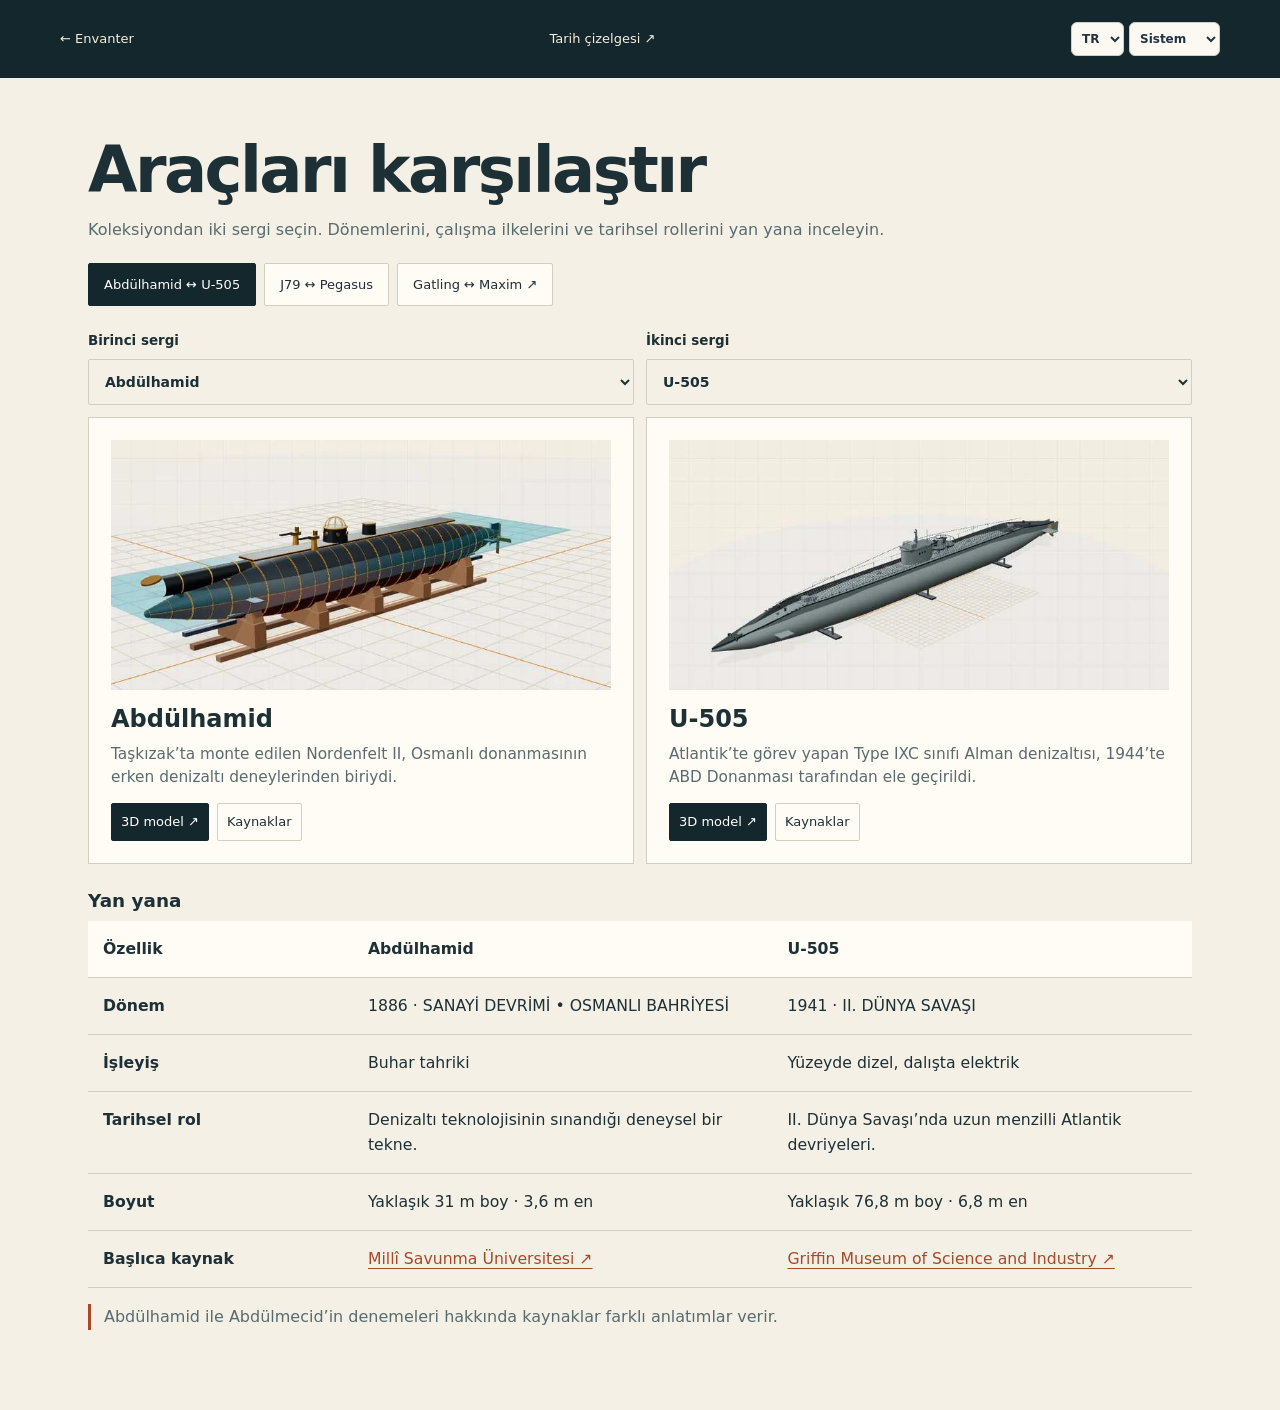
<file: karsilastir.html>
<!doctype html>
<html lang="tr">
<head>
  <meta charset="utf-8">
  <meta name="viewport" content="width=device-width, initial-scale=1">
  <title>Araç Karşılaştırma — Savaş Makineleri</title>
  <meta name="description" content="Müze envanterinden iki sergiyi dönem, çalışma ilkesi ve tarihsel rol açısından karşılaştırın.">
  <script src="js/museum-preferences.js"></script>
  <link rel="stylesheet" href="css/museum-explore.css">
  <link rel="stylesheet" href="css/museum-links.css">
  <link rel="stylesheet" href="css/museum-preferences.css">
  <link rel="stylesheet" href="css/museum-compare.css">
</head>
<body>
  <nav class="museum-nav compare-nav" aria-label="Müze gezinmesi">
    <a href="index.html" data-copy="home">← Envanter</a>
    <a href="tarih.html" data-copy="timeline">Tarih çizelgesi ↗</a>
  </nav>
  <main class="explore compare">
    <header class="compare-header">
      <h1 data-copy="title">Araçları karşılaştır</h1>
      <p data-copy="intro">Koleksiyondan iki sergi seçin. Dönemlerini, çalışma ilkelerini ve tarihsel rollerini yan yana inceleyin.</p>
    </header>
    <nav class="compare-pairs" aria-label="Önerilen karşılaştırmalar" id="compare-pairs">
      <a class="action" data-pair="abdulhamid,u505" href="?left=abdulhamid&amp;right=u505">Abdülhamid ↔ U-505</a>
      <a class="action" data-pair="j79,harrier" href="?left=j79&amp;right=harrier">J79 ↔ Pegasus</a>
      <a class="action" href="maxim-gatling.html">Gatling ↔ Maxim ↗</a>
    </nav>
    <section aria-labelledby="compare-heading">
      <h2 class="compare-visually-hidden" id="compare-heading" data-copy="selection">Sergi seçimi</h2>
      <div class="compare-grid">
        <label for="compare-left"><span data-copy="left">Birinci sergi</span><select id="compare-left"></select></label>
        <label for="compare-right"><span data-copy="right">İkinci sergi</span><select id="compare-right"></select></label>
        <article class="compare-card" id="compare-left-card"></article>
        <article class="compare-card" id="compare-right-card"></article>
      </div>
      <p class="compare-visually-hidden" id="compare-status" role="status"></p>
      <table class="compare-table" id="compare-table"></table>
      <p class="compare-note" id="compare-note" hidden></p>
    </section>
    <noscript>Karşılaştırma ekranı JavaScript gerektirir. <a href="index.html">Envantere dön</a>.</noscript>
  </main>
  <script src="js/catalog.js"></script>
  <script src="js/catalog-source-en.js"></script>
  <script src="js/catalog-en.js"></script>
  <script src="js/museum-links.js"></script>
  <script src="js/museum-compare.js"></script>
</body>
</html>
</file>
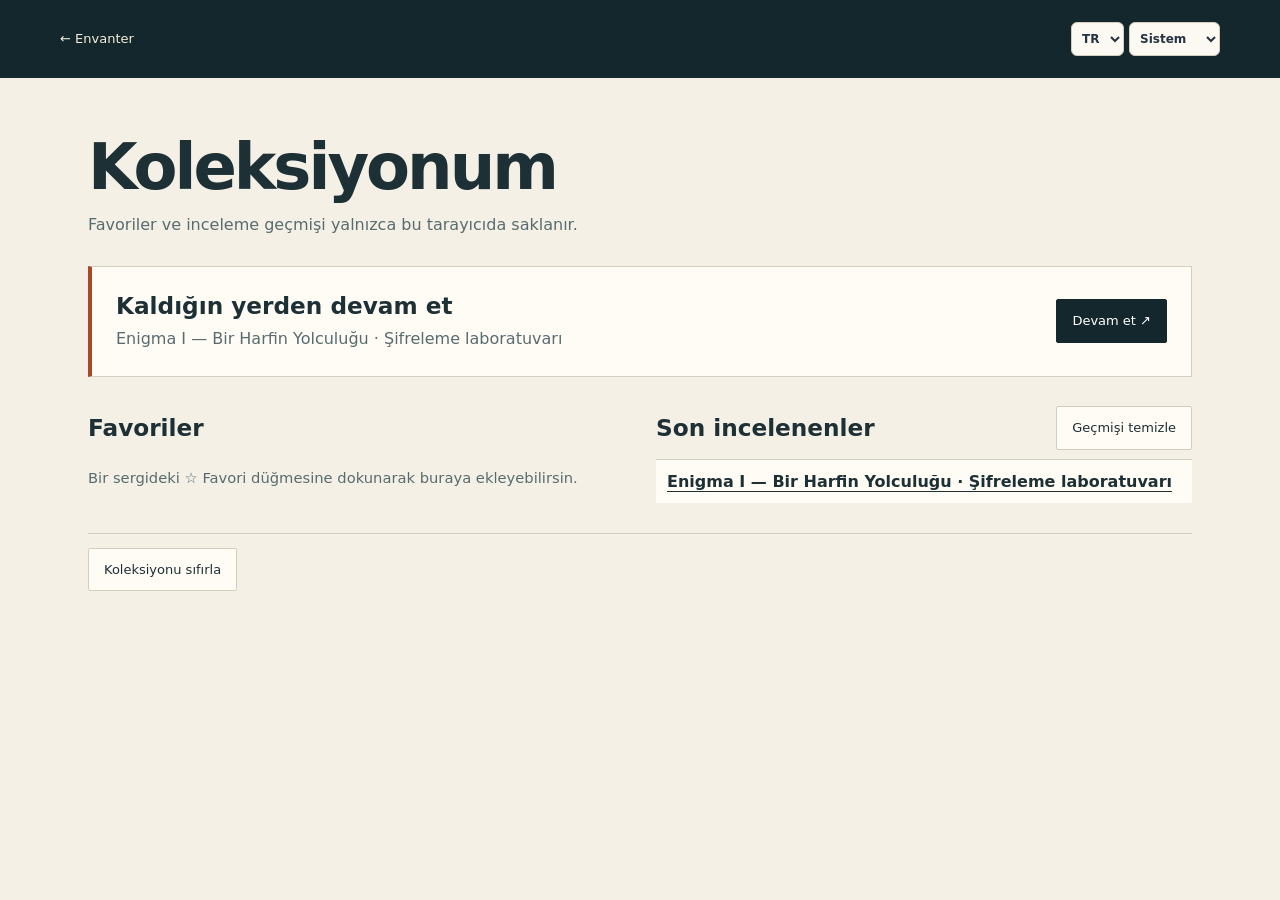
<file: koleksiyonum.html>
<!doctype html>
<html lang="tr">
<head>
  <meta charset="utf-8">
  <meta name="viewport" content="width=device-width, initial-scale=1">
  <meta name="description" content="Favori sergilerinizi, son incelenen araçları ve kaldığınız yeri görün.">
  <title>Koleksiyonum — Savaş Makineleri</title>
  <script src="js/museum-preferences.js"></script>
  <link rel="stylesheet" href="css/museum-explore.css">
  <link rel="stylesheet" href="css/museum-preferences.css">
  <link rel="stylesheet" href="css/museum-collection.css">
</head>
<body>
  <nav class="museum-nav collection-nav" aria-label="Müze gezinmesi">
    <a href="index.html#timeline" data-collection-text="back">← Envanter</a>
  </nav>
  <main class="explore personal-collection">
    <header>
      <h1 data-collection-text="title">Koleksiyonum</h1>
      <p data-collection-text="privacy">Favoriler ve inceleme geçmişi yalnızca bu tarayıcıda saklanır.</p>
      <p id="collection-storage" role="status" hidden></p>
    </header>
    <section class="collection-resume" aria-labelledby="resume-title">
      <div>
        <h2 id="resume-title" data-collection-text="resume">Kaldığın yerden devam et</h2>
        <p id="resume-detail"></p>
      </div>
      <a class="action primary" id="resume-exhibit" aria-describedby="resume-detail" hidden data-collection-text="open">Devam et ↗</a>
    </section>
    <div class="collection-columns">
      <section aria-labelledby="favorites-title">
        <div class="collection-heading"><h2 tabindex="-1" id="favorites-title" data-collection-text="favorites">Favoriler</h2></div>
        <p class="collection-empty" id="favorites-empty" data-collection-text="noFavorites">Bir sergideki ☆ Favori düğmesine dokunarak buraya ekleyebilirsin.</p>
        <ul class="collection-list" id="favorites-list"></ul>
      </section>
      <section aria-labelledby="recent-title">
        <div class="collection-heading">
          <h2 id="recent-title" tabindex="-1" data-collection-text="recent">Son incelenenler</h2>
          <button type="button" id="clear-history" data-collection-text="clear" hidden>Geçmişi temizle</button>
        </div>
        <p class="collection-empty" id="recent-empty" data-collection-text="noRecent">Açtığın sergiler burada görünür.</p>
        <ul class="collection-list" id="recent-list"></ul>
      </section>
    </div>
    <footer class="collection-controls">
      <button type="button" id="reset-collection" data-collection-text="reset" hidden>Koleksiyonu sıfırla</button>
      <p role="status" id="collection-status"></p>
    </footer>
    <noscript>Kişisel koleksiyon JavaScript gerektirir.</noscript>
  </main>
  <dialog class="collection-dialog" id="collection-confirm" aria-labelledby="collection-confirm-title">
    <form method="dialog">
      <h2 id="collection-confirm-title"></h2>
      <p id="collection-confirm-detail"></p>
      <div class="actions">
        <button value="cancel" autofocus data-collection-text="cancel">Vazgeç</button>
        <button value="confirm" data-collection-text="confirm">Temizle</button>
      </div>
    </form>
  </dialog>
  <script src="js/catalog.js"></script>
  <script src="js/catalog-source-en.js"></script>
  <script src="js/catalog-en.js"></script>
  <script src="js/museum-collection.js"></script>
  <script src="js/museum-collection-page.js"></script>
</body>
</html>
</file>
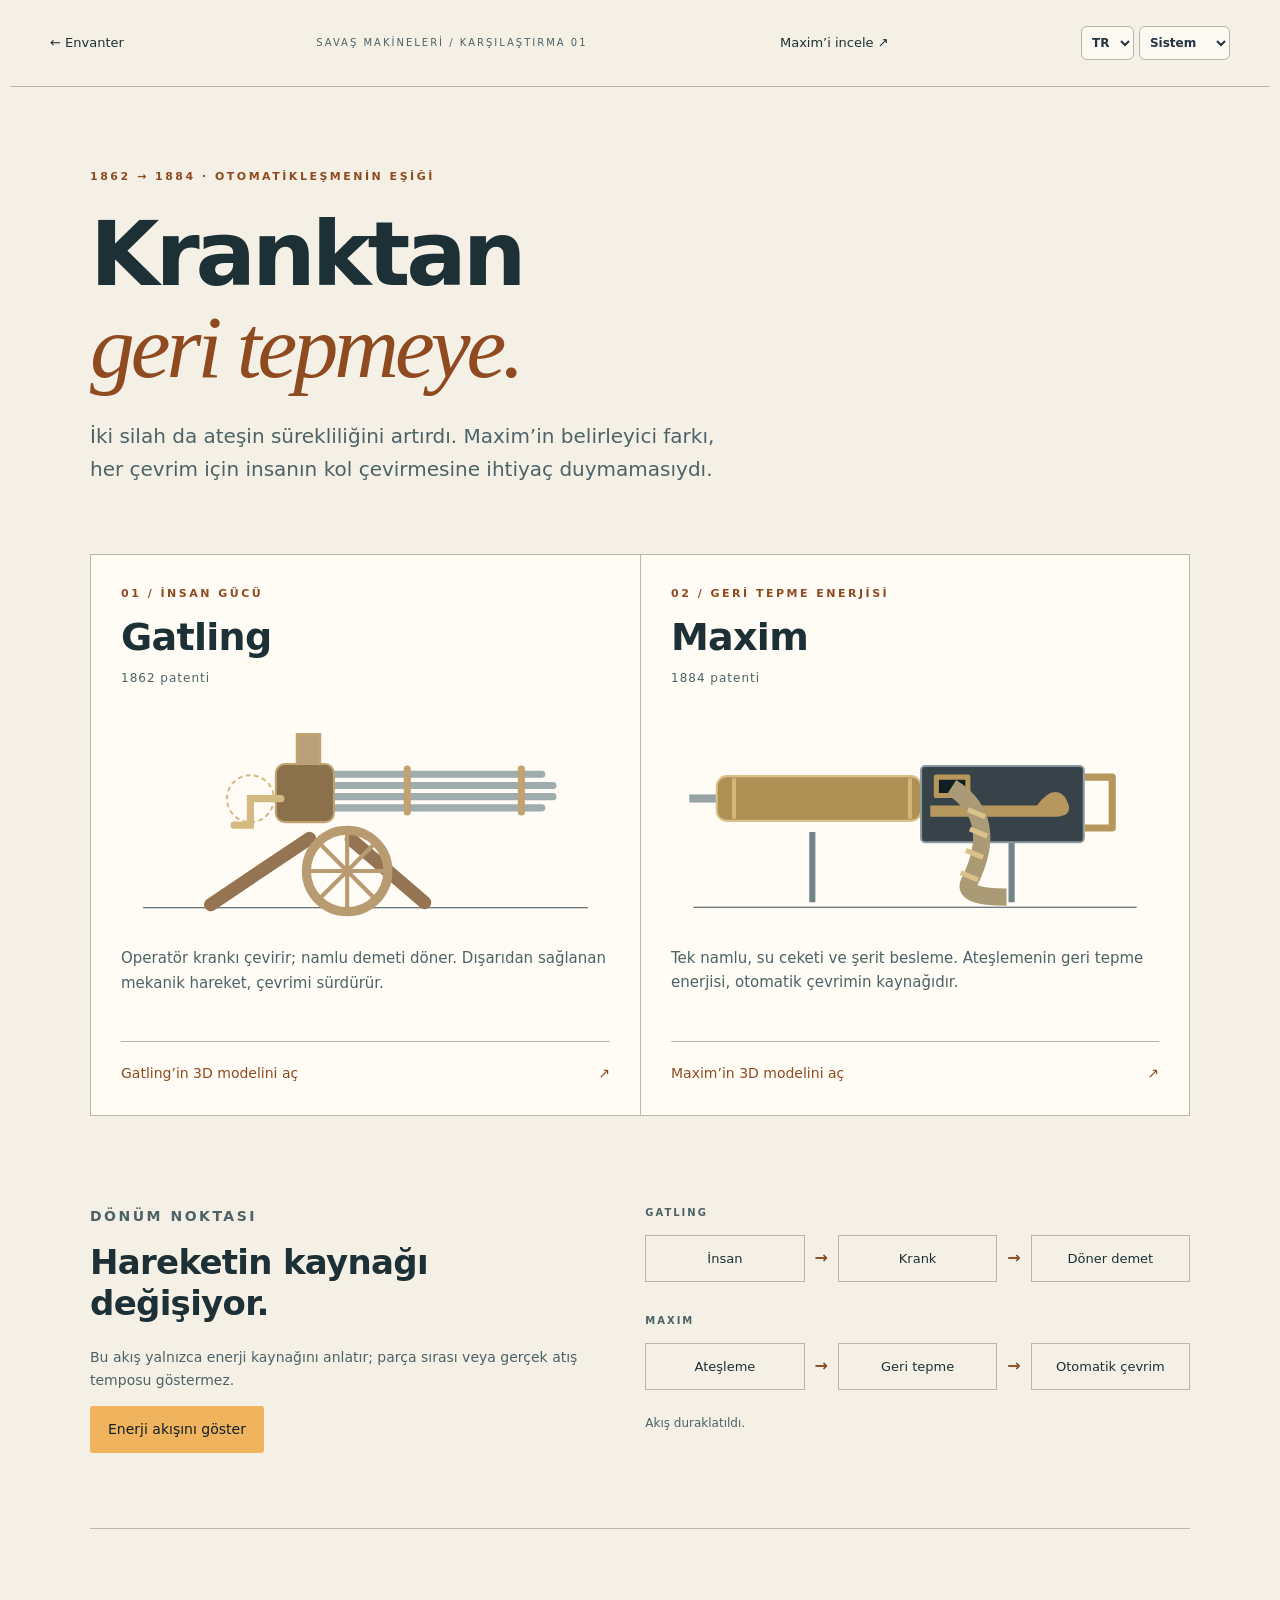
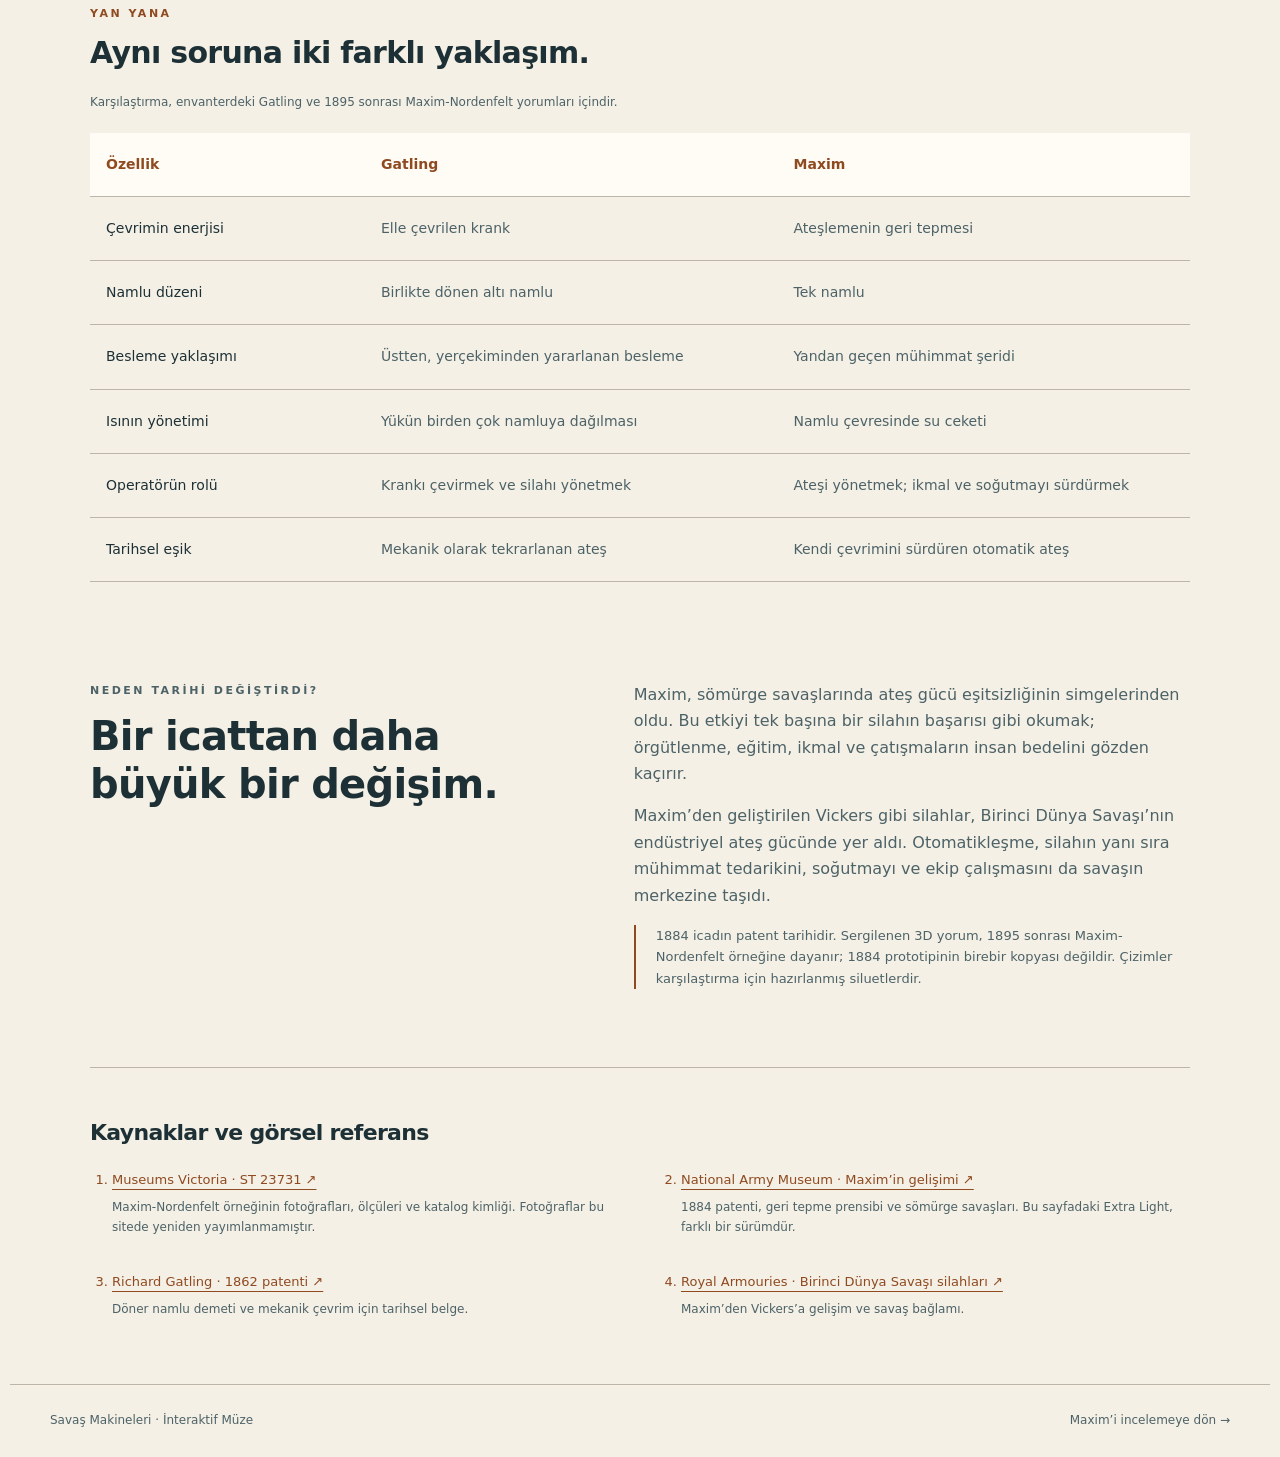
<file: maxim-gatling.html>
<!doctype html>
<html lang="tr">
<head><meta charset="utf-8"><meta name="viewport" content="width=device-width,initial-scale=1"><meta name="description" content="Gatling ve Maxim: el krankından geri tepme enerjisine, çoklu namludan otomatik çevrime geçiş."><title>Gatling → Maxim | Savaş Makineleri</title><link rel="stylesheet" href="css/maxim-gatling.css"><script src="js/museum-preferences.js"></script>
  <link rel="stylesheet" href="css/museum-preferences.css">
</head>
<body>
<nav class="comparison-nav" aria-label="Müze gezinmesi"><a href="index.html">← Envanter</a><span>SAVAŞ MAKİNELERİ / KARŞILAŞTIRMA 01</span><a href="simulator.html?vehicle=maxim">Maxim’i incele ↗</a></nav>
<main>
<header><p class="eyebrow">1862 → 1884 · OTOMATİKLEŞMENİN EŞİĞİ</p><h1>Kranktan<br><em>geri tepmeye.</em></h1><p class="intro">İki silah da ateşin sürekliliğini artırdı. Maxim’in belirleyici farkı, her çevrim için insanın kol çevirmesine ihtiyaç duymamasıydı.</p></header>
<section class="pair" aria-label="İki yaklaşım">
<article class="weapon gatling"><div class="number">01 / İNSAN GÜCÜ</div><h2>Gatling <small>1862 patenti</small></h2><svg viewBox="0 0 480 220" role="img" aria-label="El krankı, çoklu namlu ve tekerlekli taşıyıcısıyla Gatling silueti"><g fill="none" stroke-linecap="round"><path d="M22 197H458" stroke="#3c4b51"/><path d="M185 129L88 194M226 130L298 192" stroke="#947452" stroke-width="13"/><circle cx="222" cy="161" r="40" stroke="#b89b70" stroke-width="9"/><path d="M182 161H262M222 121V201M193 132L251 190M193 190L251 132" stroke="#b89b70" stroke-width="4"/><path d="M204 66H413M204 77H424M204 88H424M204 99H413" stroke="#9facad" stroke-width="7"/><path d="M281 61V103M393 61V103" stroke="#c1a371" stroke-width="7"/><rect x="152" y="56" width="57" height="57" rx="9" fill="#8b704c" stroke="#c1a371" stroke-width="2"/><path d="M173 56V27H195V56" fill="#b7a07a" stroke="#c1a371" stroke-width="3"/><path d="M157 90H127V116H111" stroke="#d4b981" stroke-width="7"/><circle cx="127" cy="90" r="23" stroke="#d4b981" stroke-width="2" stroke-dasharray="3 5"/></g></svg><p>Operatör krankı çevirir; namlu demeti döner. Dışarıdan sağlanan mekanik hareket, çevrimi sürdürür.</p><a href="simulator.html?vehicle=gatling">Gatling’in 3D modelini aç <span>↗</span></a></article>
<article class="weapon maxim"><div class="number">02 / GERİ TEPME ENERJİSİ</div><h2>Maxim <small>1884 patenti</small></h2><svg viewBox="0 0 480 220" role="img" aria-label="Pirinç su ceketi, tek namlusu ve mühimmat şeridiyle Maxim silueti"><g stroke-linejoin="round"><path d="M22 197H458" stroke="#3c4b51"/><path d="M139 192V123M335 192V130" stroke="#718487" stroke-width="6"/><path d="M18 90H47" stroke="#96a2a5" stroke-width="8"/><rect x="45" y="68" width="201" height="44" rx="10" fill="#ae8f54" stroke="#dac08a" stroke-width="2"/><path d="M62 70V110M235 70V110" stroke="#d6b578" stroke-width="4"/><rect x="246" y="58" width="160" height="75" rx="4" fill="#374348" stroke="#8a999b" stroke-width="2"/><path d="M255 108H376Q400 108 387 88Q375 76 360 97H255Z" fill="#b6975e"/><path d="M407 69H434V119H407" fill="none" stroke="#b6975e" stroke-width="7"/><rect x="261" y="69" width="31" height="18" fill="#101e23" stroke="#b6975e" stroke-width="5"/><path d="M276 79Q325 110 293 173Q287 187 330 187" fill="none" stroke="#aa9b76" stroke-width="17"/><path d="M292 101L309 108M294 120L311 127M290 141L307 148M285 163L302 170" stroke="#dbc28a" stroke-width="5"/></g></svg><p>Tek namlu, su ceketi ve şerit besleme. Ateşlemenin geri tepme enerjisi, otomatik çevrimin kaynağıdır.</p><a href="simulator.html?vehicle=maxim">Maxim’in 3D modelini aç <span>↗</span></a></article>
</section>
<section class="energy" aria-labelledby="energy-title"><div><p class="eyebrow">DÖNÜM NOKTASI</p><h2 id="energy-title">Hareketin kaynağı değişiyor.</h2><p>Bu akış yalnızca enerji kaynağını anlatır; parça sırası veya gerçek atış temposu göstermez.</p><button id="flow-toggle" type="button" aria-pressed="false">Enerji akışını göster</button></div><div class="flows"><div class="flow"><strong>GATLING</strong><div><span>İnsan</span><b aria-hidden="true">→</b><span>Krank</span><b aria-hidden="true">→</b><span>Döner demet</span></div></div><div class="flow"><strong>MAXIM</strong><div><span>Ateşleme</span><b aria-hidden="true">→</b><span>Geri tepme</span><b aria-hidden="true">→</b><span>Otomatik çevrim</span></div></div><p id="flow-status" role="status">Akış duraklatıldı.</p></div></section>
<section class="comparison" aria-labelledby="comparison-title"><p class="eyebrow">YAN YANA</p><h2 id="comparison-title">Aynı soruna iki farklı yaklaşım.</h2><div class="table-wrap"><table><caption>Karşılaştırma, envanterdeki Gatling ve 1895 sonrası Maxim-Nordenfelt yorumları içindir.</caption><thead><tr><th scope="col">Özellik</th><th scope="col">Gatling</th><th scope="col">Maxim</th></tr></thead><tbody><tr><th scope="row">Çevrimin enerjisi</th><td>Elle çevrilen krank</td><td>Ateşlemenin geri tepmesi</td></tr><tr><th scope="row">Namlu düzeni</th><td>Birlikte dönen altı namlu</td><td>Tek namlu</td></tr><tr><th scope="row">Besleme yaklaşımı</th><td>Üstten, yerçekiminden yararlanan besleme</td><td>Yandan geçen mühimmat şeridi</td></tr><tr><th scope="row">Isının yönetimi</th><td>Yükün birden çok namluya dağılması</td><td>Namlu çevresinde su ceketi</td></tr><tr><th scope="row">Operatörün rolü</th><td>Krankı çevirmek ve silahı yönetmek</td><td>Ateşi yönetmek; ikmal ve soğutmayı sürdürmek</td></tr><tr><th scope="row">Tarihsel eşik</th><td>Mekanik olarak tekrarlanan ateş</td><td>Kendi çevrimini sürdüren otomatik ateş</td></tr></tbody></table></div></section>
<section class="context"><div><p class="eyebrow">NEDEN TARİHİ DEĞİŞTİRDİ?</p><h2>Bir icattan daha büyük bir değişim.</h2></div><div><p>Maxim, sömürge savaşlarında ateş gücü eşitsizliğinin simgelerinden oldu. Bu etkiyi tek başına bir silahın başarısı gibi okumak; örgütlenme, eğitim, ikmal ve çatışmaların insan bedelini gözden kaçırır.</p><p>Maxim’den geliştirilen Vickers gibi silahlar, Birinci Dünya Savaşı’nın endüstriyel ateş gücünde yer aldı. Otomatikleşme, silahın yanı sıra mühimmat tedarikini, soğutmayı ve ekip çalışmasını da savaşın merkezine taşıdı.</p><p class="note">1884 icadın patent tarihidir. Sergilenen 3D yorum, 1895 sonrası Maxim-Nordenfelt örneğine dayanır; 1884 prototipinin birebir kopyası değildir. Çizimler karşılaştırma için hazırlanmış siluetlerdir.</p></div></section>
<section class="sources"><h2>Kaynaklar ve görsel referans</h2><ol><li><a href="https://collections.museumsvictoria.com.au/items/406622" target="_blank" rel="noopener noreferrer">Museums Victoria · ST 23731 ↗</a><p>Maxim-Nordenfelt örneğinin fotoğrafları, ölçüleri ve katalog kimliği. Fotoğraflar bu sitede yeniden yayımlanmamıştır.</p></li><li><a href="https://collection.nam.ac.uk/detail.php?acc=1974-07-41-1" target="_blank" rel="noopener noreferrer">National Army Museum · Maxim’in gelişimi ↗</a><p>1884 patenti, geri tepme prensibi ve sömürge savaşları. Bu sayfadaki Extra Light, farklı bir sürümdür.</p></li><li><a href="https://patents.google.com/patent/US36836A/en" target="_blank" rel="noopener noreferrer">Richard Gatling · 1862 patenti ↗</a><p>Döner namlu demeti ve mekanik çevrim için tarihsel belge.</p></li><li><a href="https://royalarmouries.org/objects-and-stories/stories/arms-of-the-first-world-war" target="_blank" rel="noopener noreferrer">Royal Armouries · Birinci Dünya Savaşı silahları ↗</a><p>Maxim’den Vickers’a gelişim ve savaş bağlamı.</p></li></ol></section>
</main><footer><a href="index.html">Savaş Makineleri · İnteraktif Müze</a><a href="simulator.html?vehicle=maxim">Maxim’i incelemeye dön →</a></footer><script src="js/maxim-gatling.js"></script>
<script src="js/museum-page-en.js"></script>
</body></html>
</file>
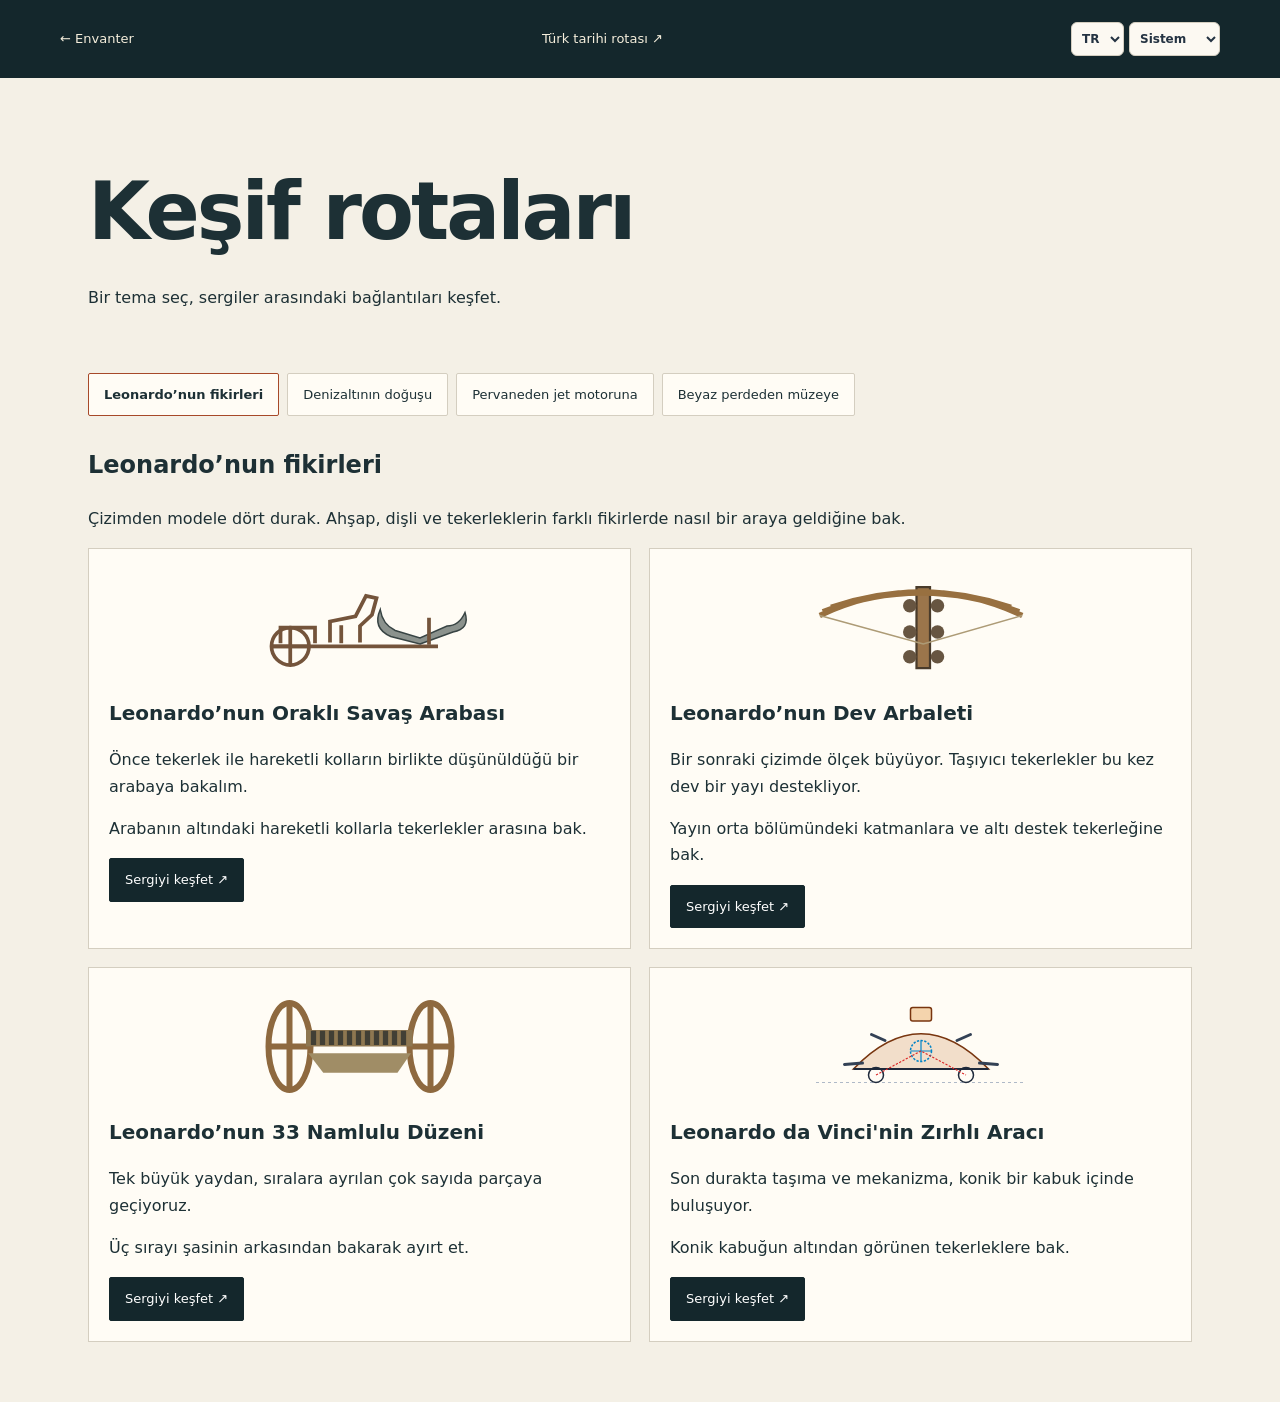
<file: rotalar.html>
<!doctype html>
<html lang="tr">
<head>
  <meta charset="utf-8">
  <meta name="viewport" content="width=device-width,initial-scale=1">
  <title>Keşif Rotaları — Savaş Makineleri</title>
  <script src="js/museum-preferences.js"></script>
  <link rel="stylesheet" href="css/museum-explore.css">
  <link rel="stylesheet" href="css/museum-preferences.css">
  <link rel="stylesheet" href="css/museum-trails.css">
</head>
<body>
  <nav class="museum-nav"><a href="index.html">← Envanter</a><a href="turk-tarihi.html">Türk tarihi rotası ↗</a></nav>
  <main class="explore">
    <header class="explore-hero"><h1 id="trails-title">Keşif rotaları</h1><p id="trails-intro">Bir tema seç, sergiler arasındaki bağlantıları keşfet.</p></header>
    <nav class="actions" id="trail-options" aria-label="Rota seçimi"></nav>
    <section class="trail-content" id="trail-content" aria-live="polite"></section>
  </main>
  <script src="js/catalog.js"></script>
  <script src="js/catalog-source-en.js"></script>
  <script src="js/catalog-en.js"></script>
  <script src="js/museum-view-copy.js"></script>
  <script src="js/museum-trails-data.js"></script>
  <script src="js/museum-trails.js"></script>
</body>
</html>
</file>
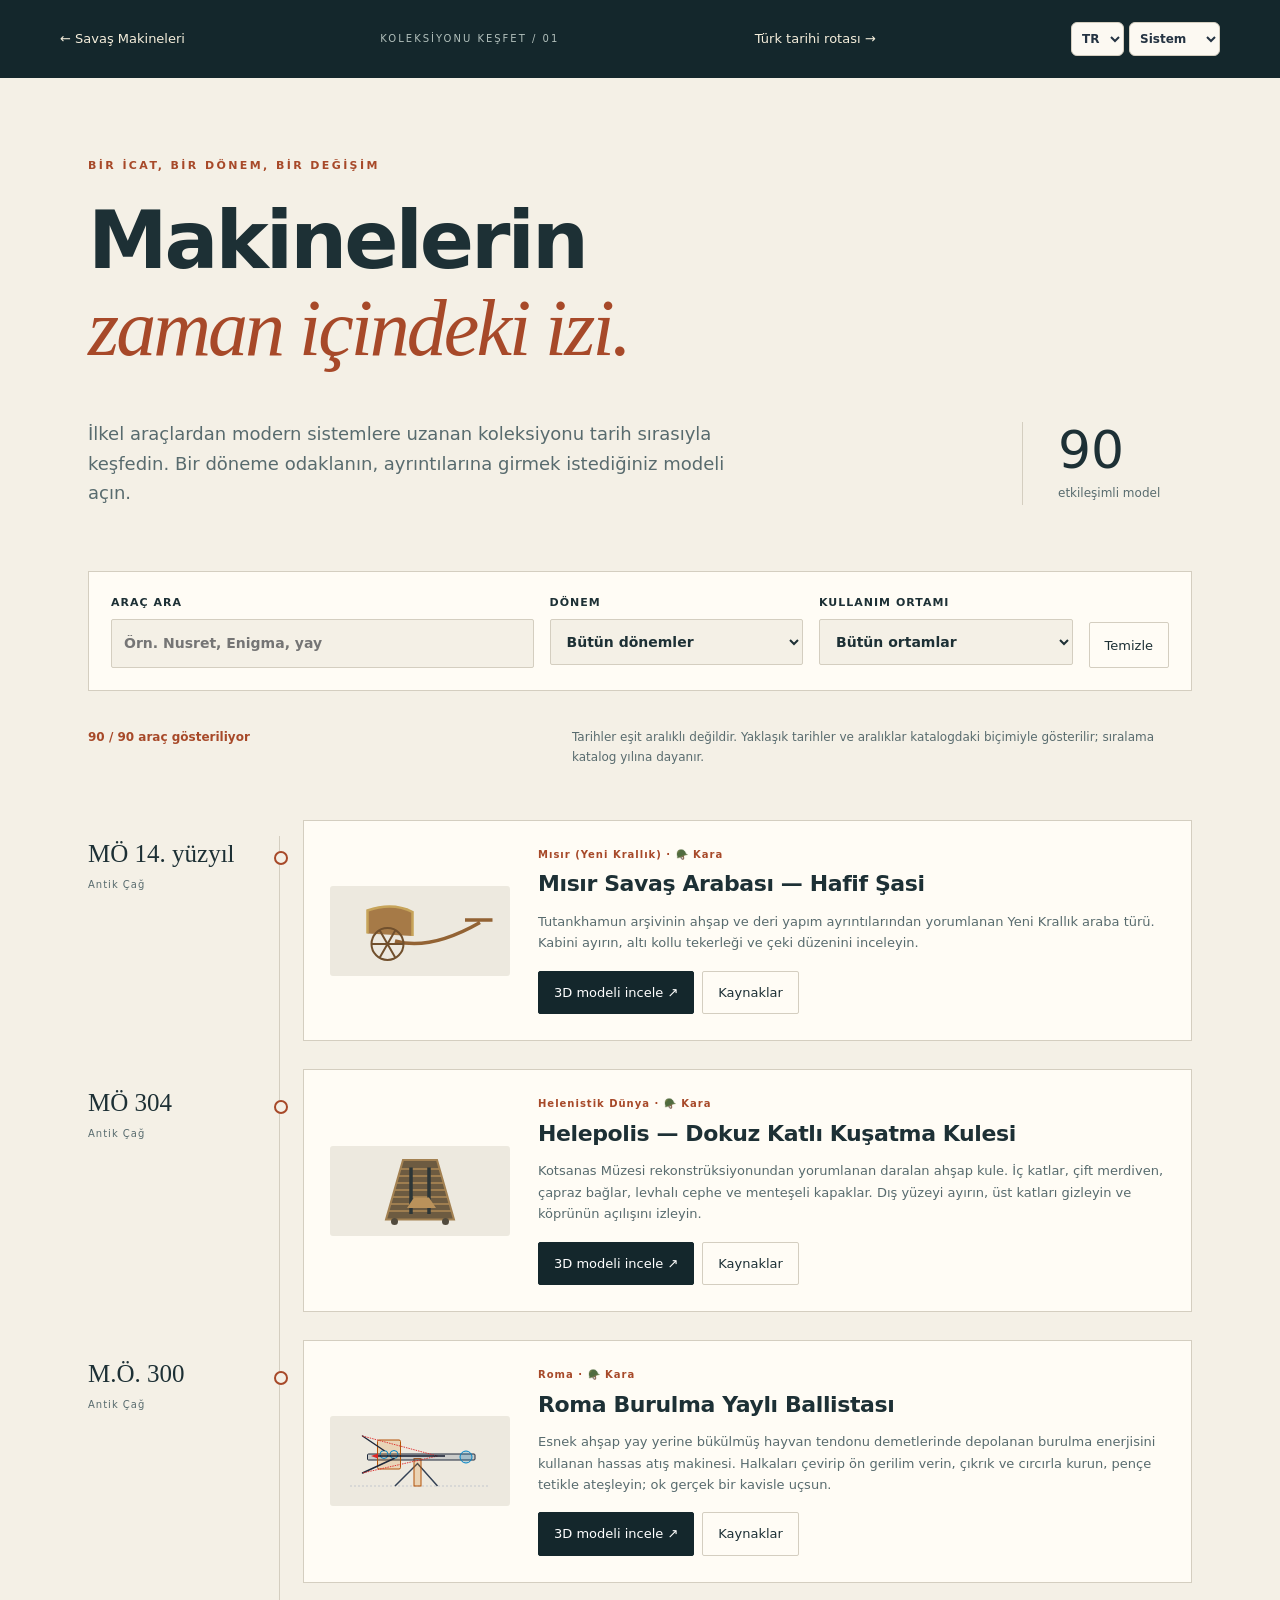
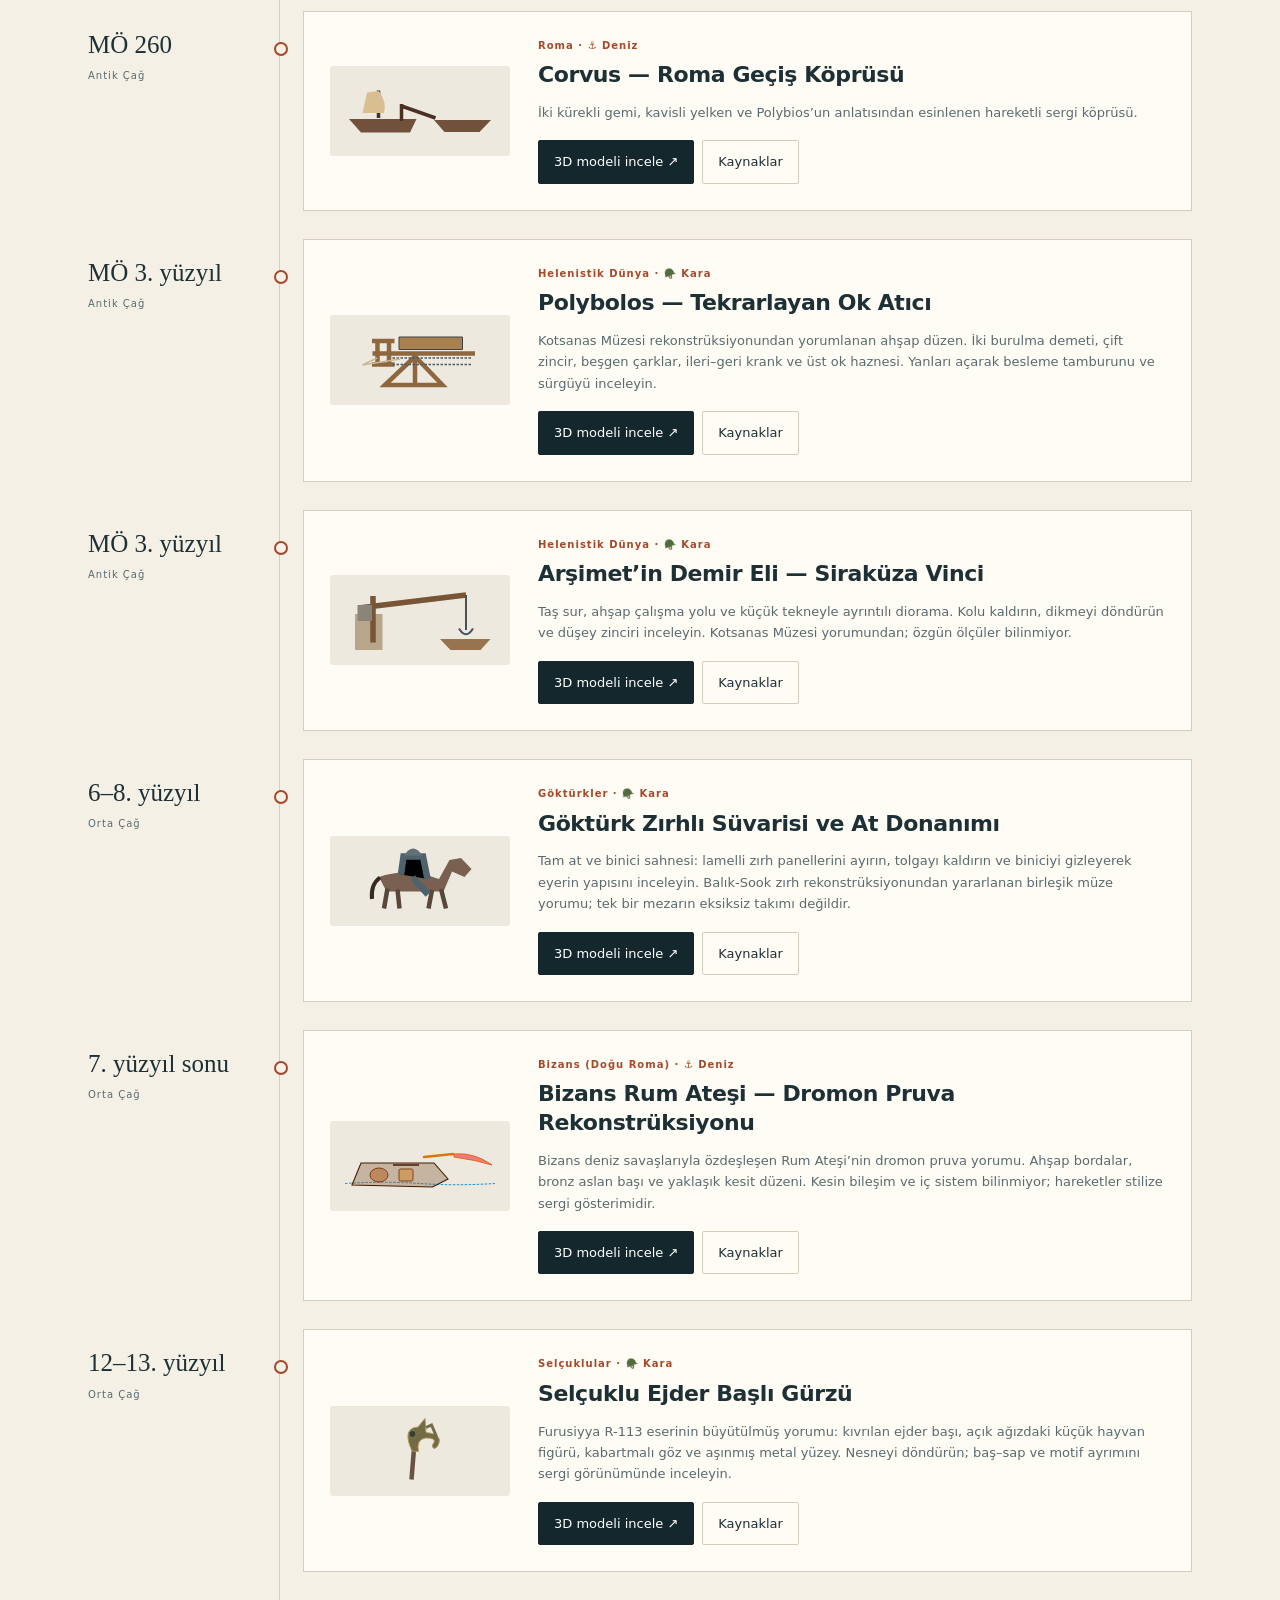
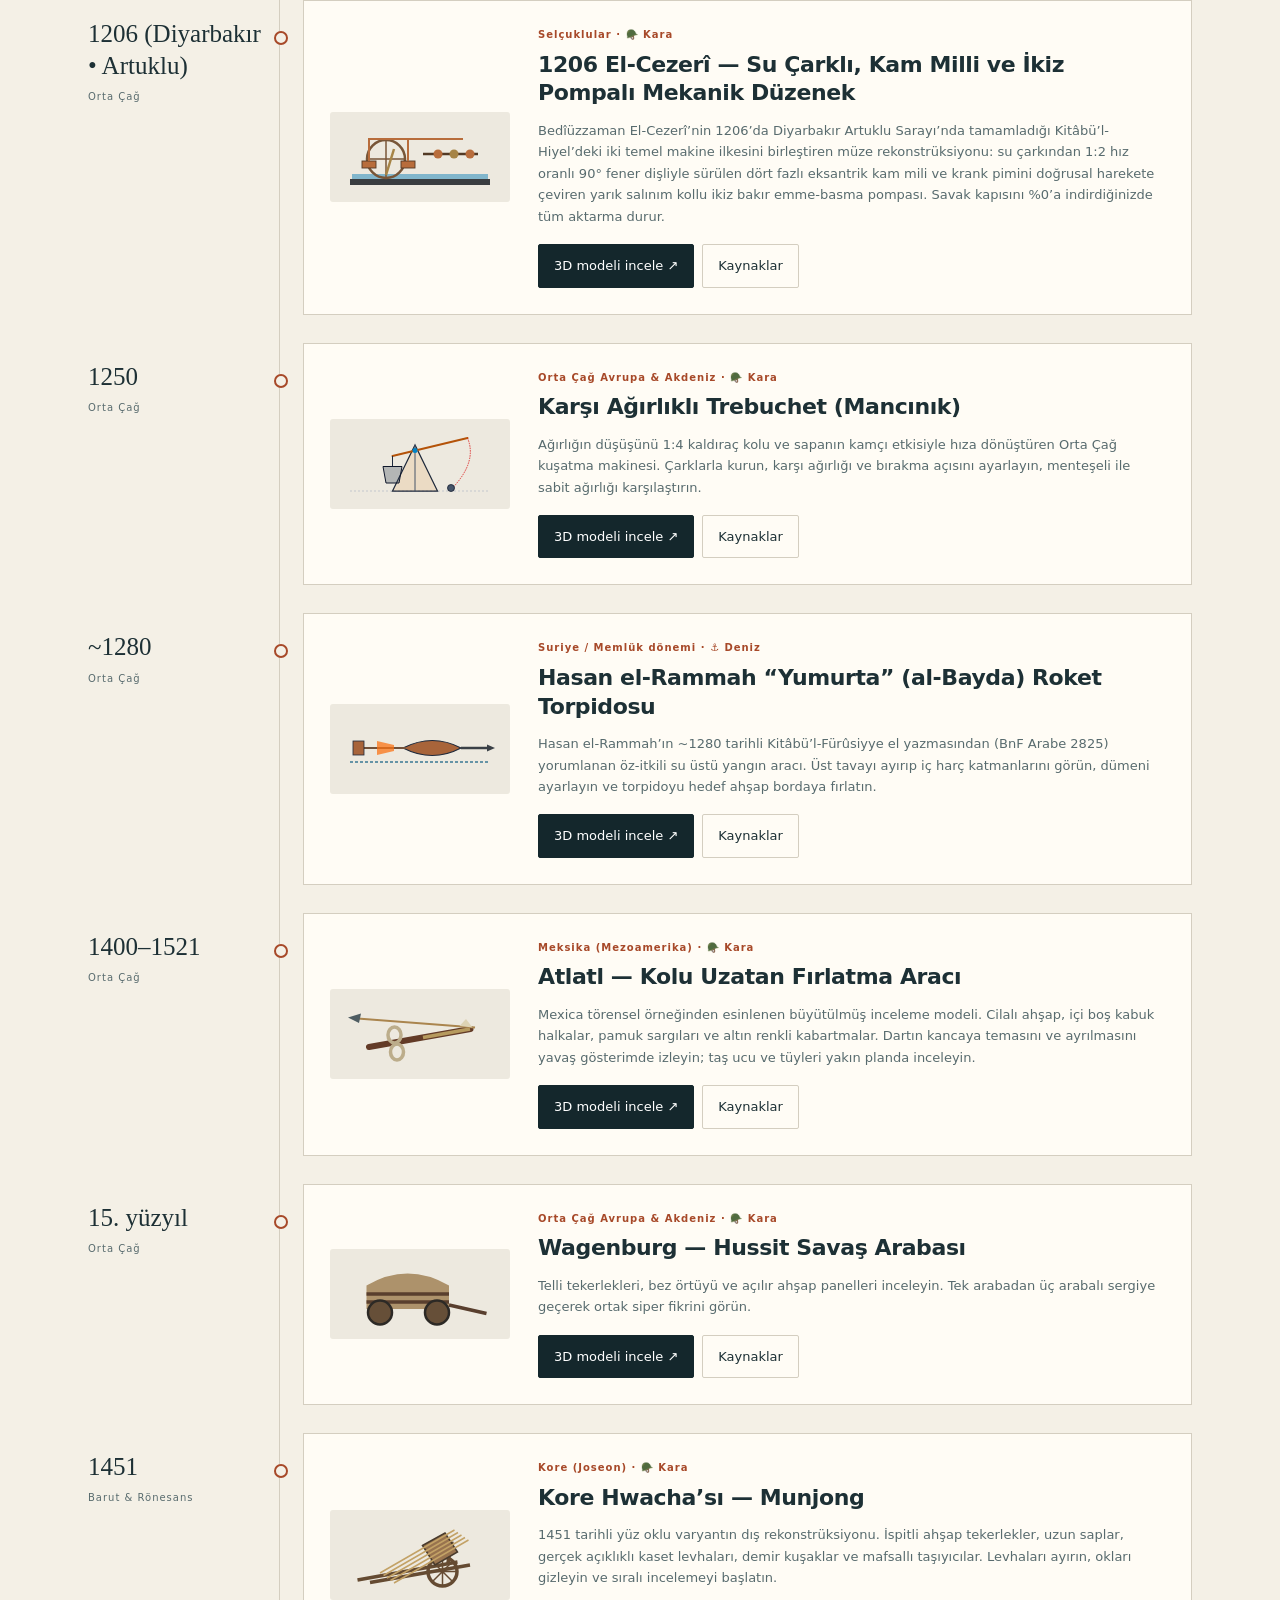
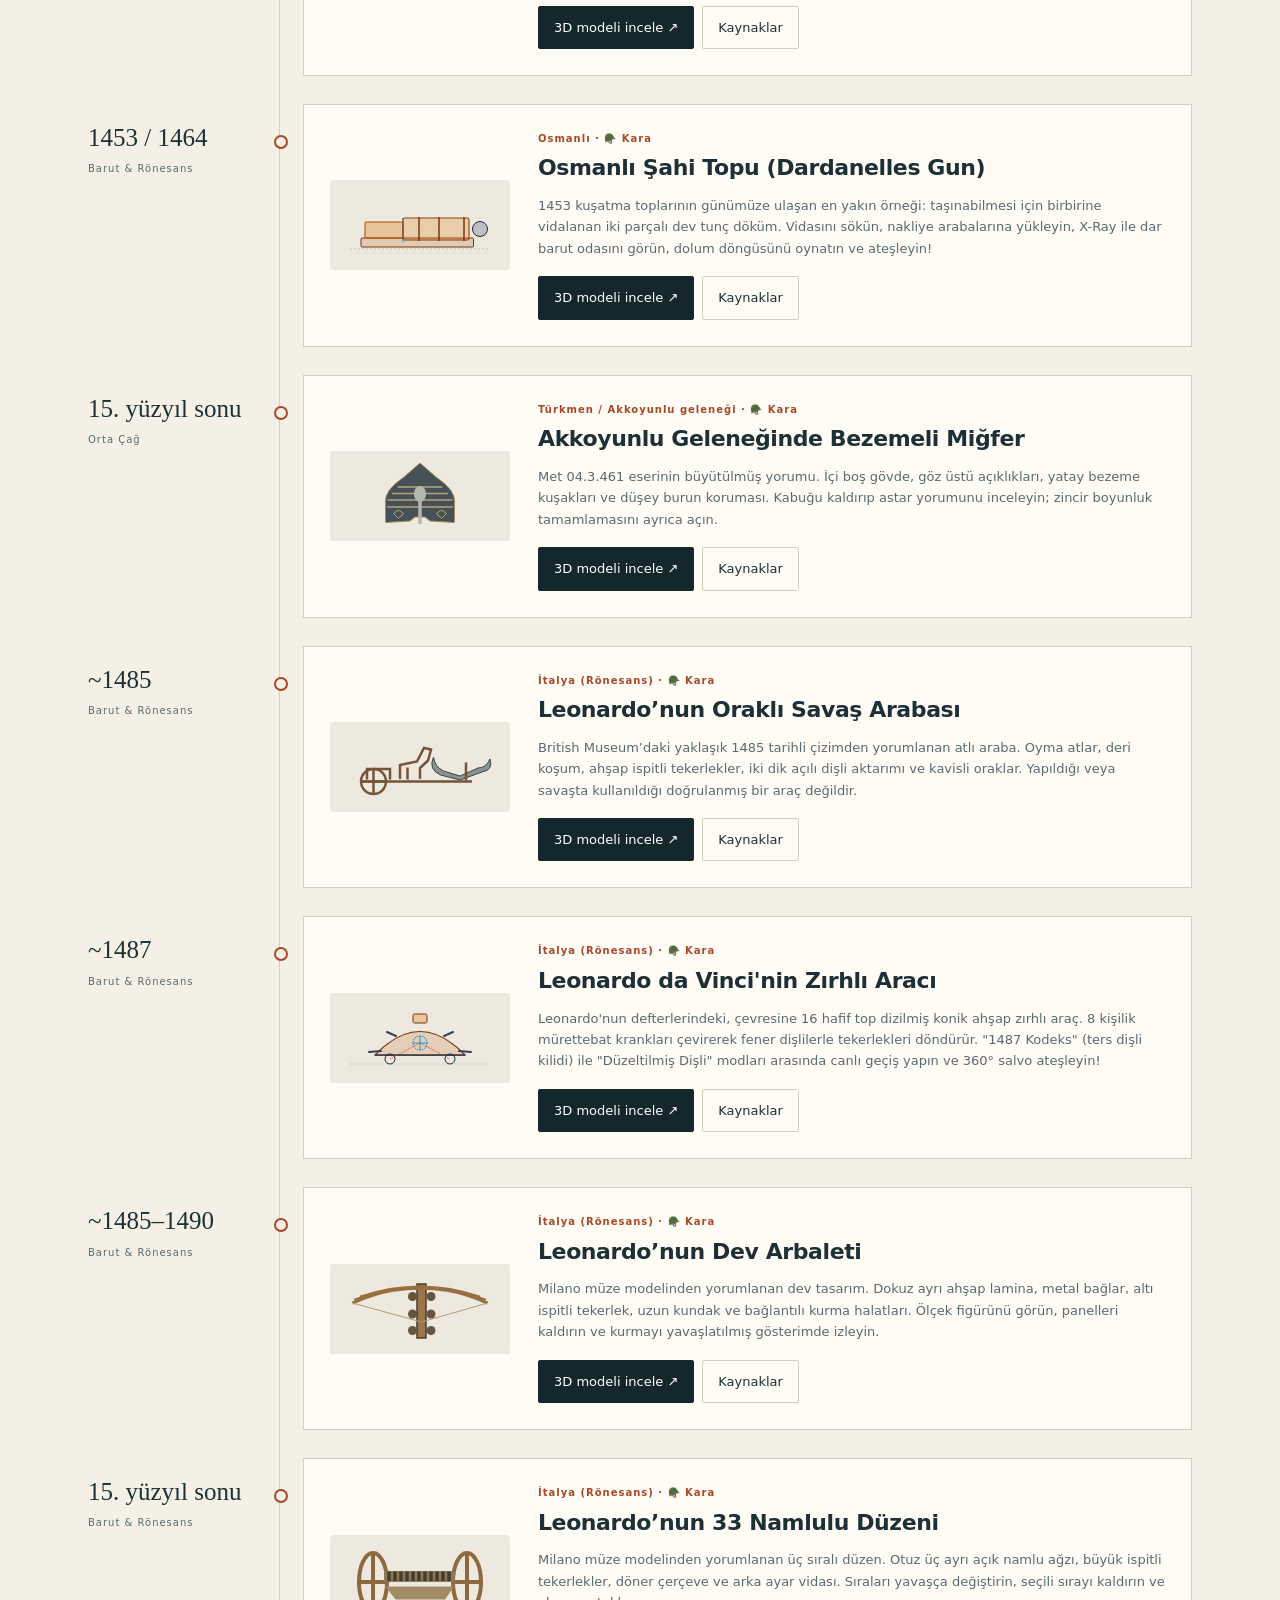
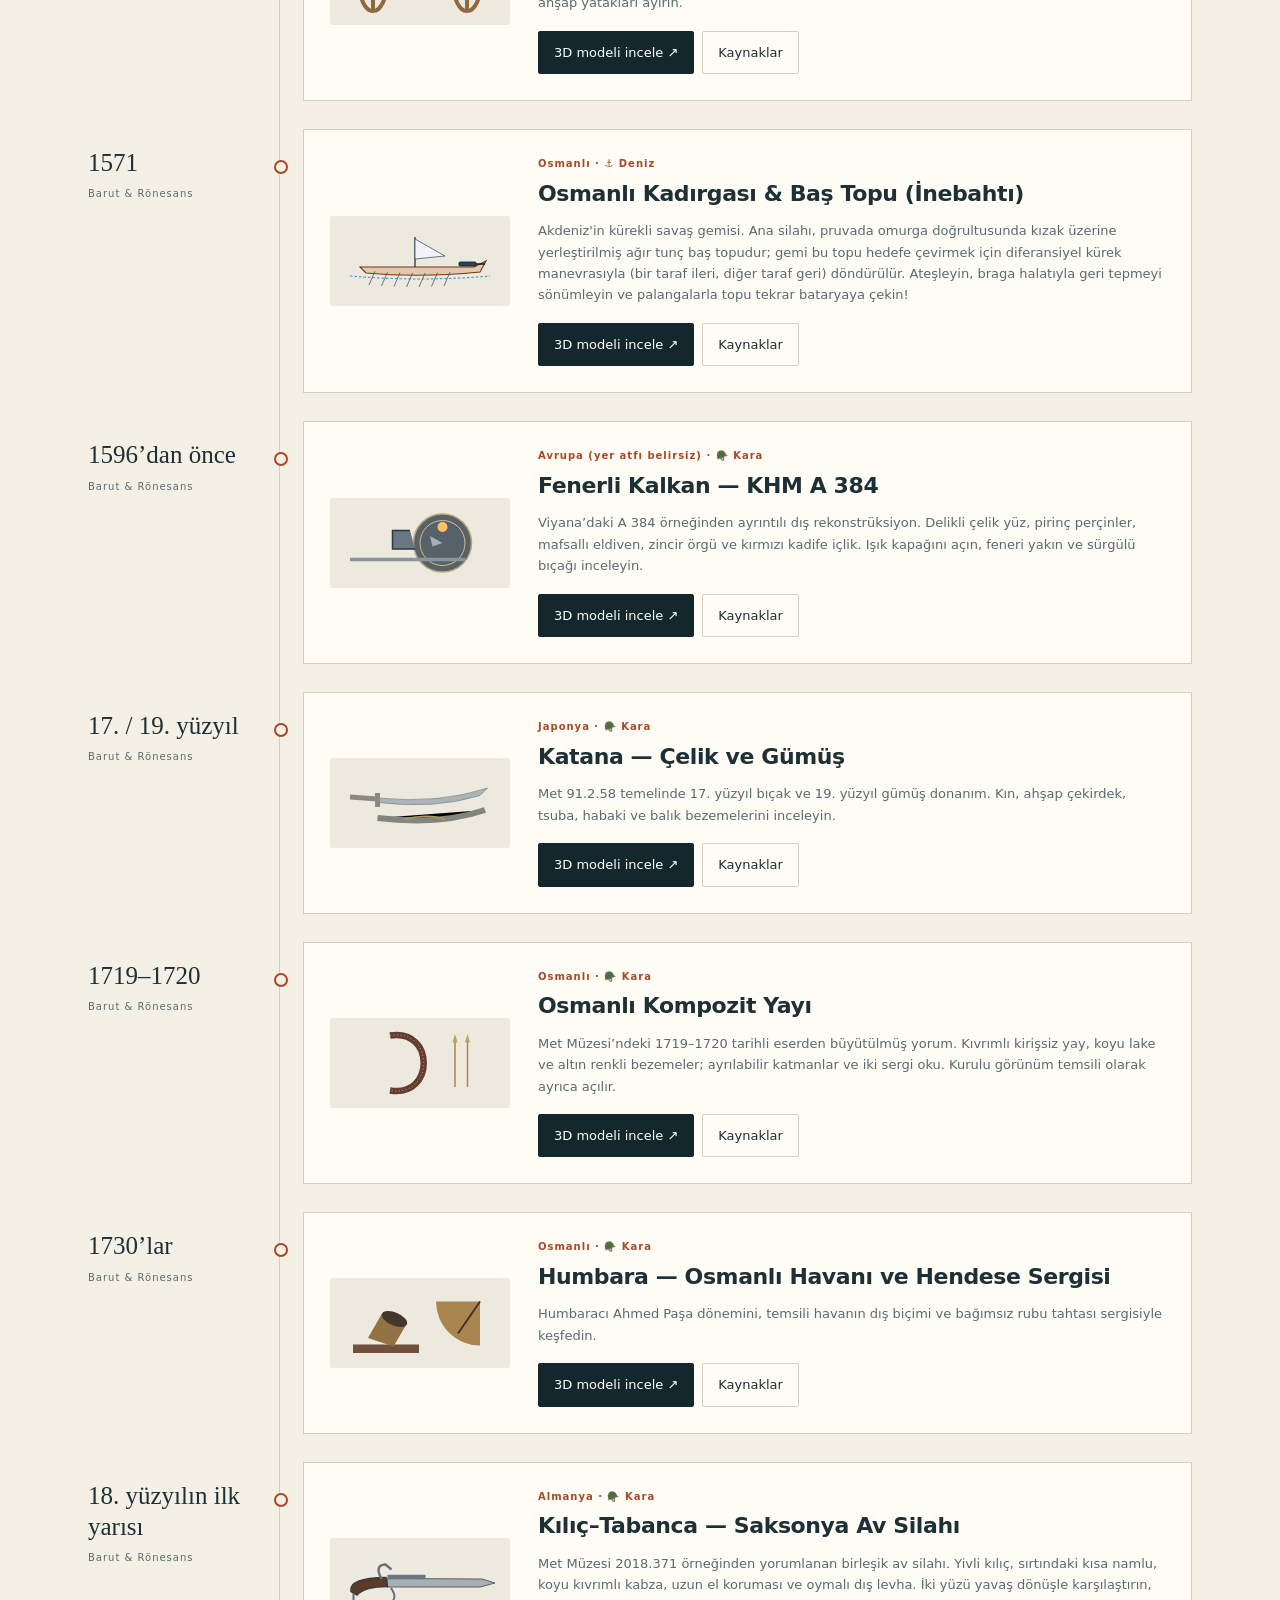
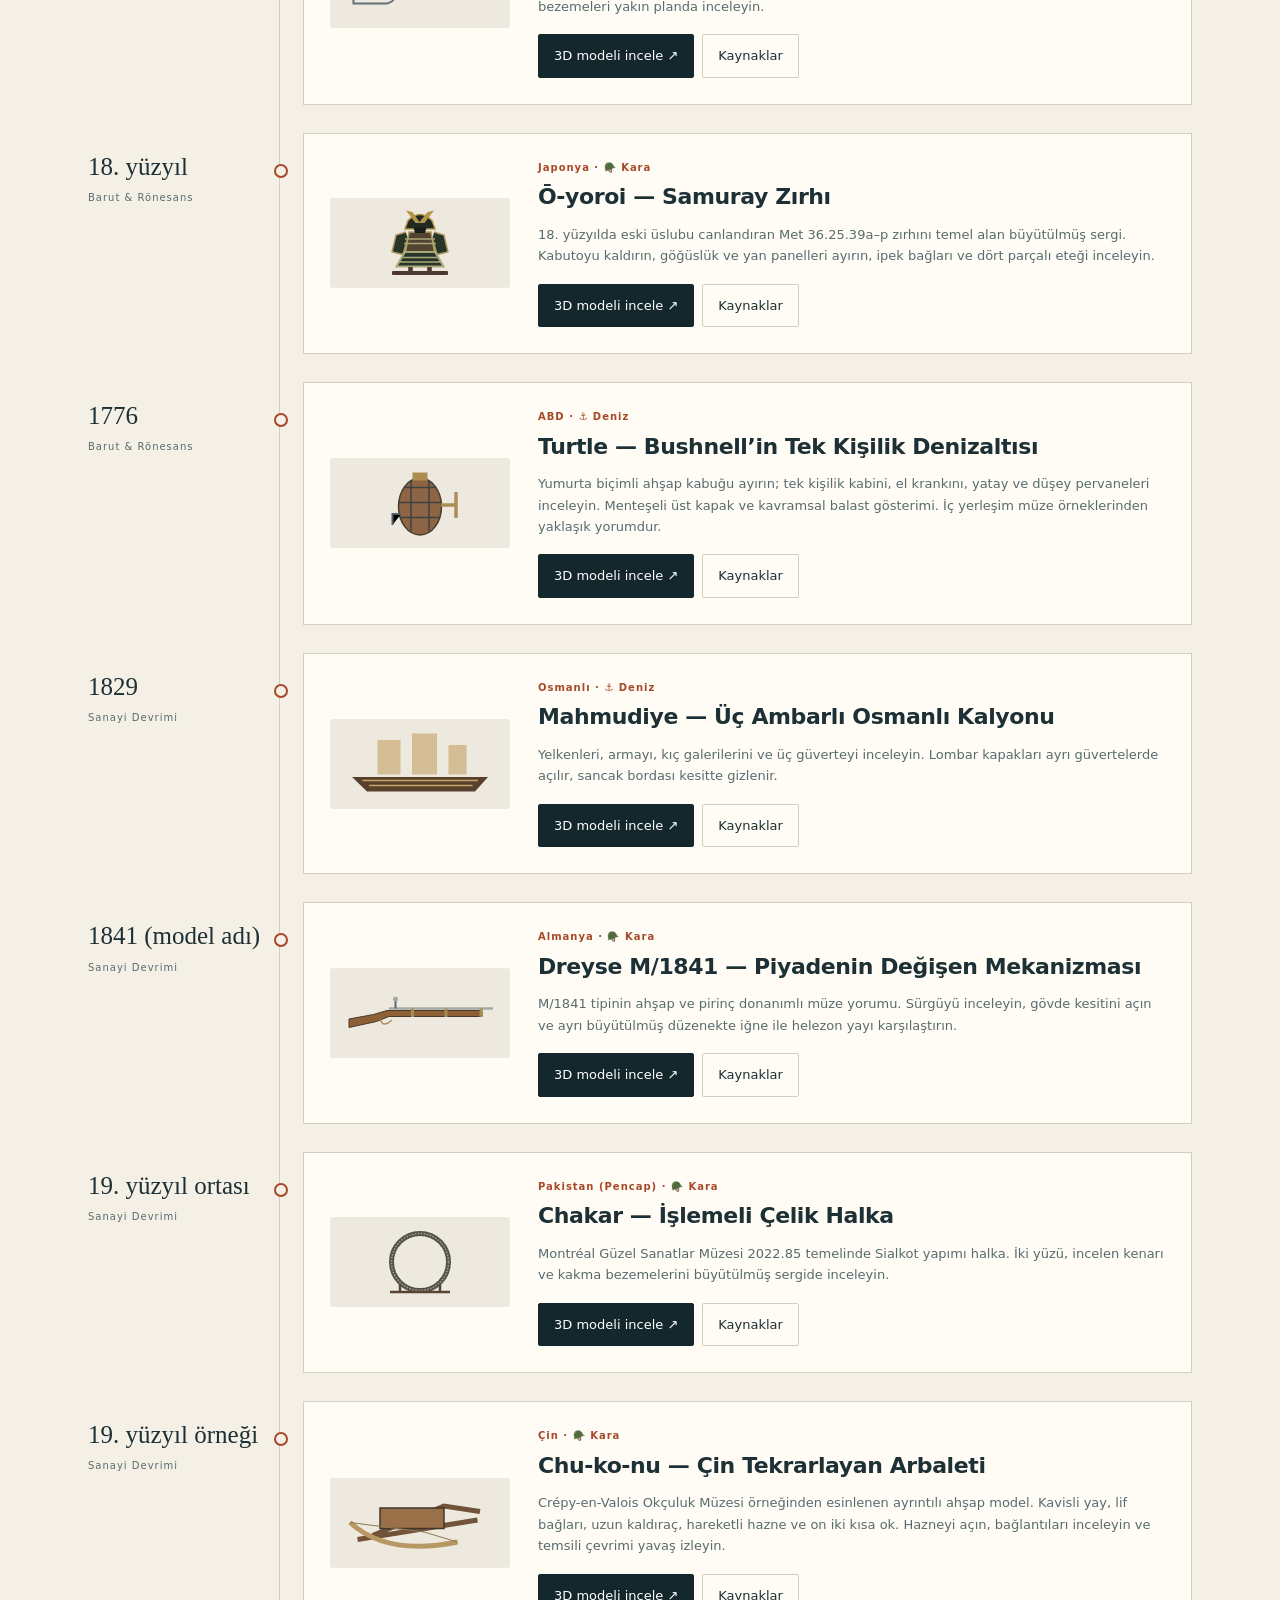
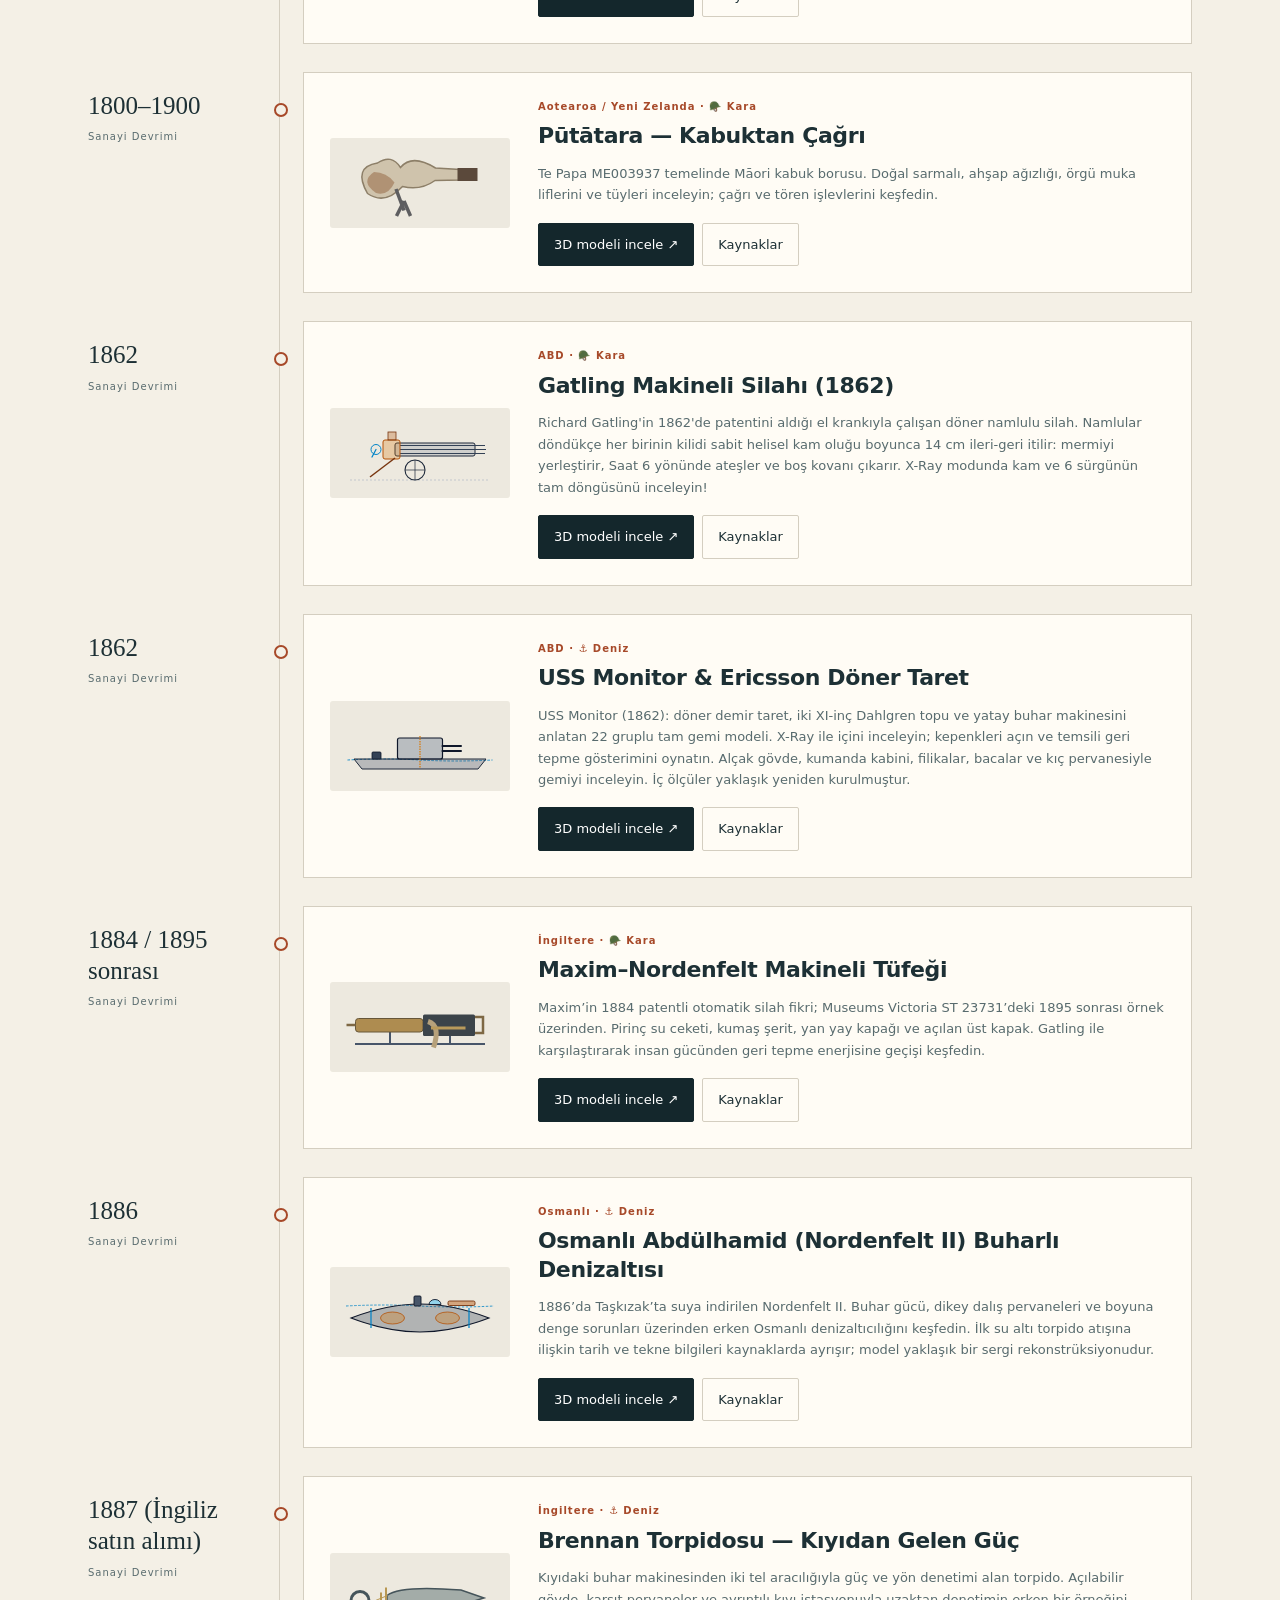
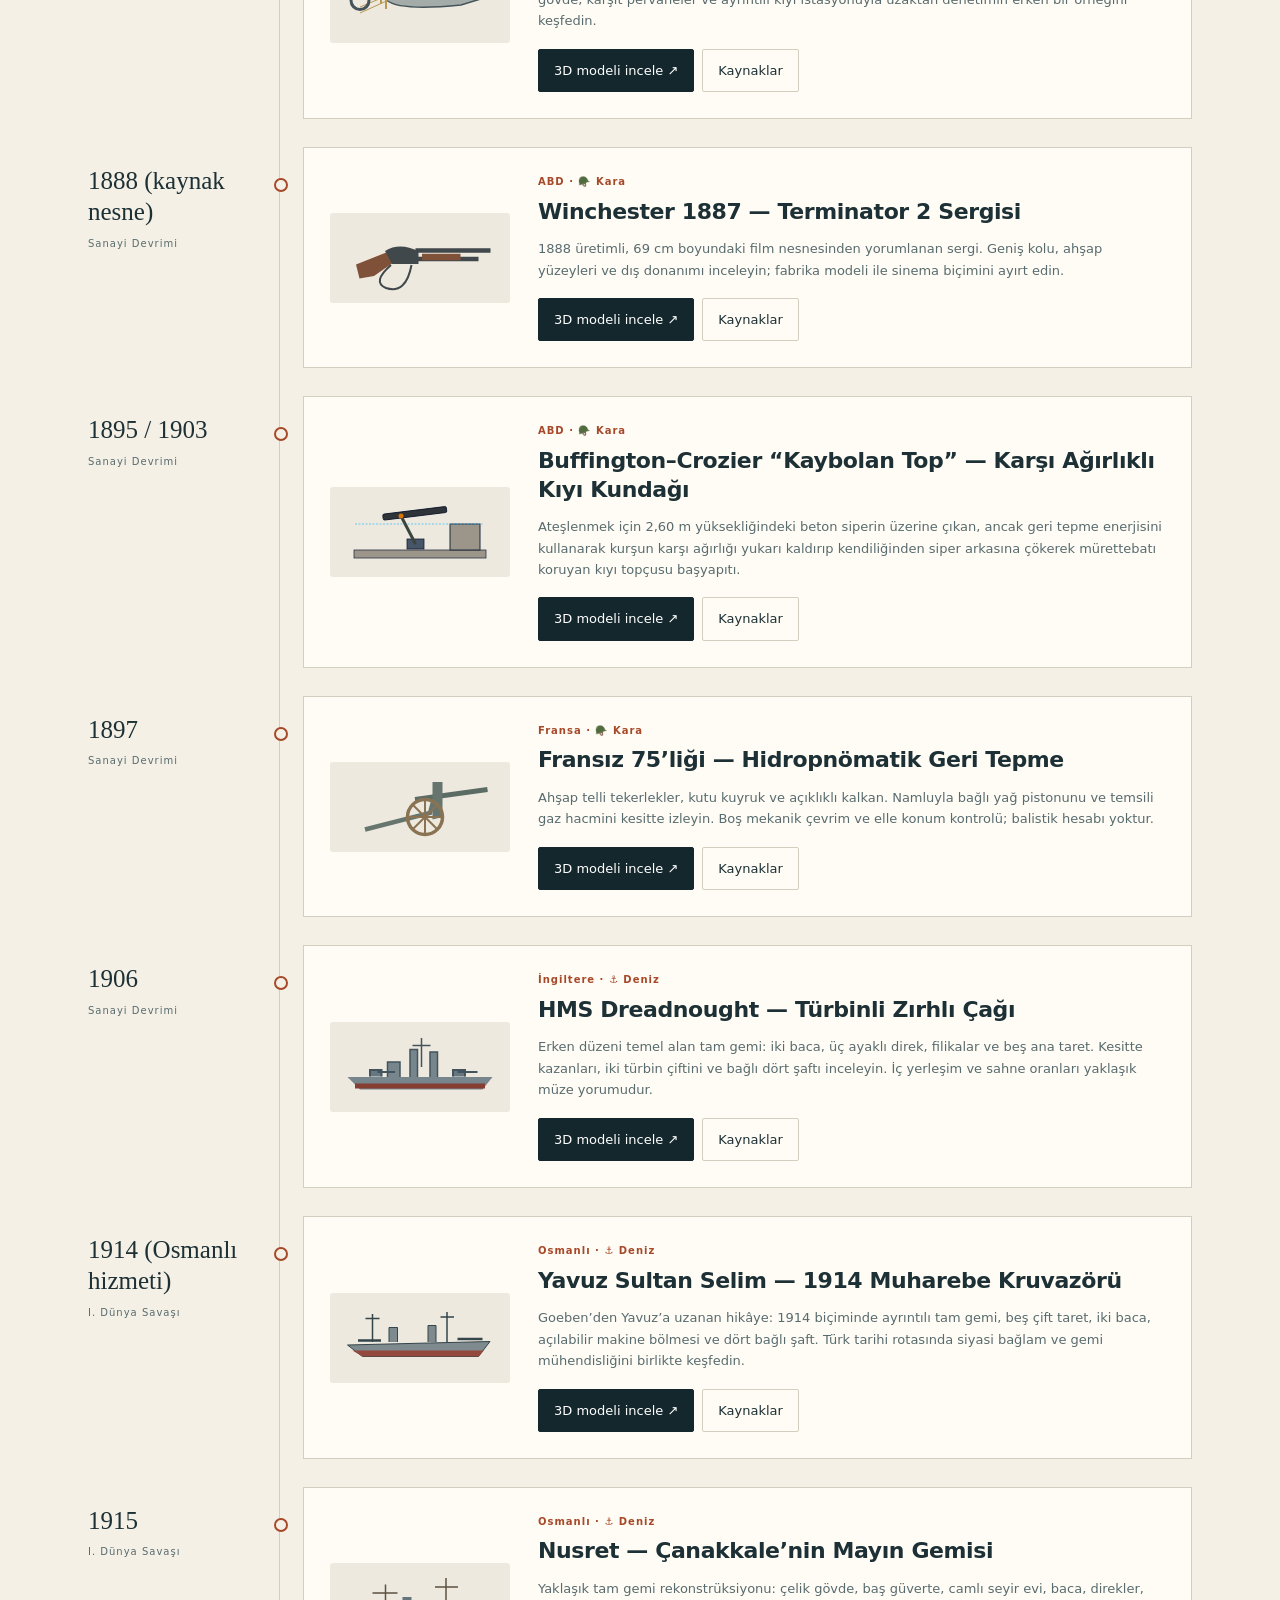
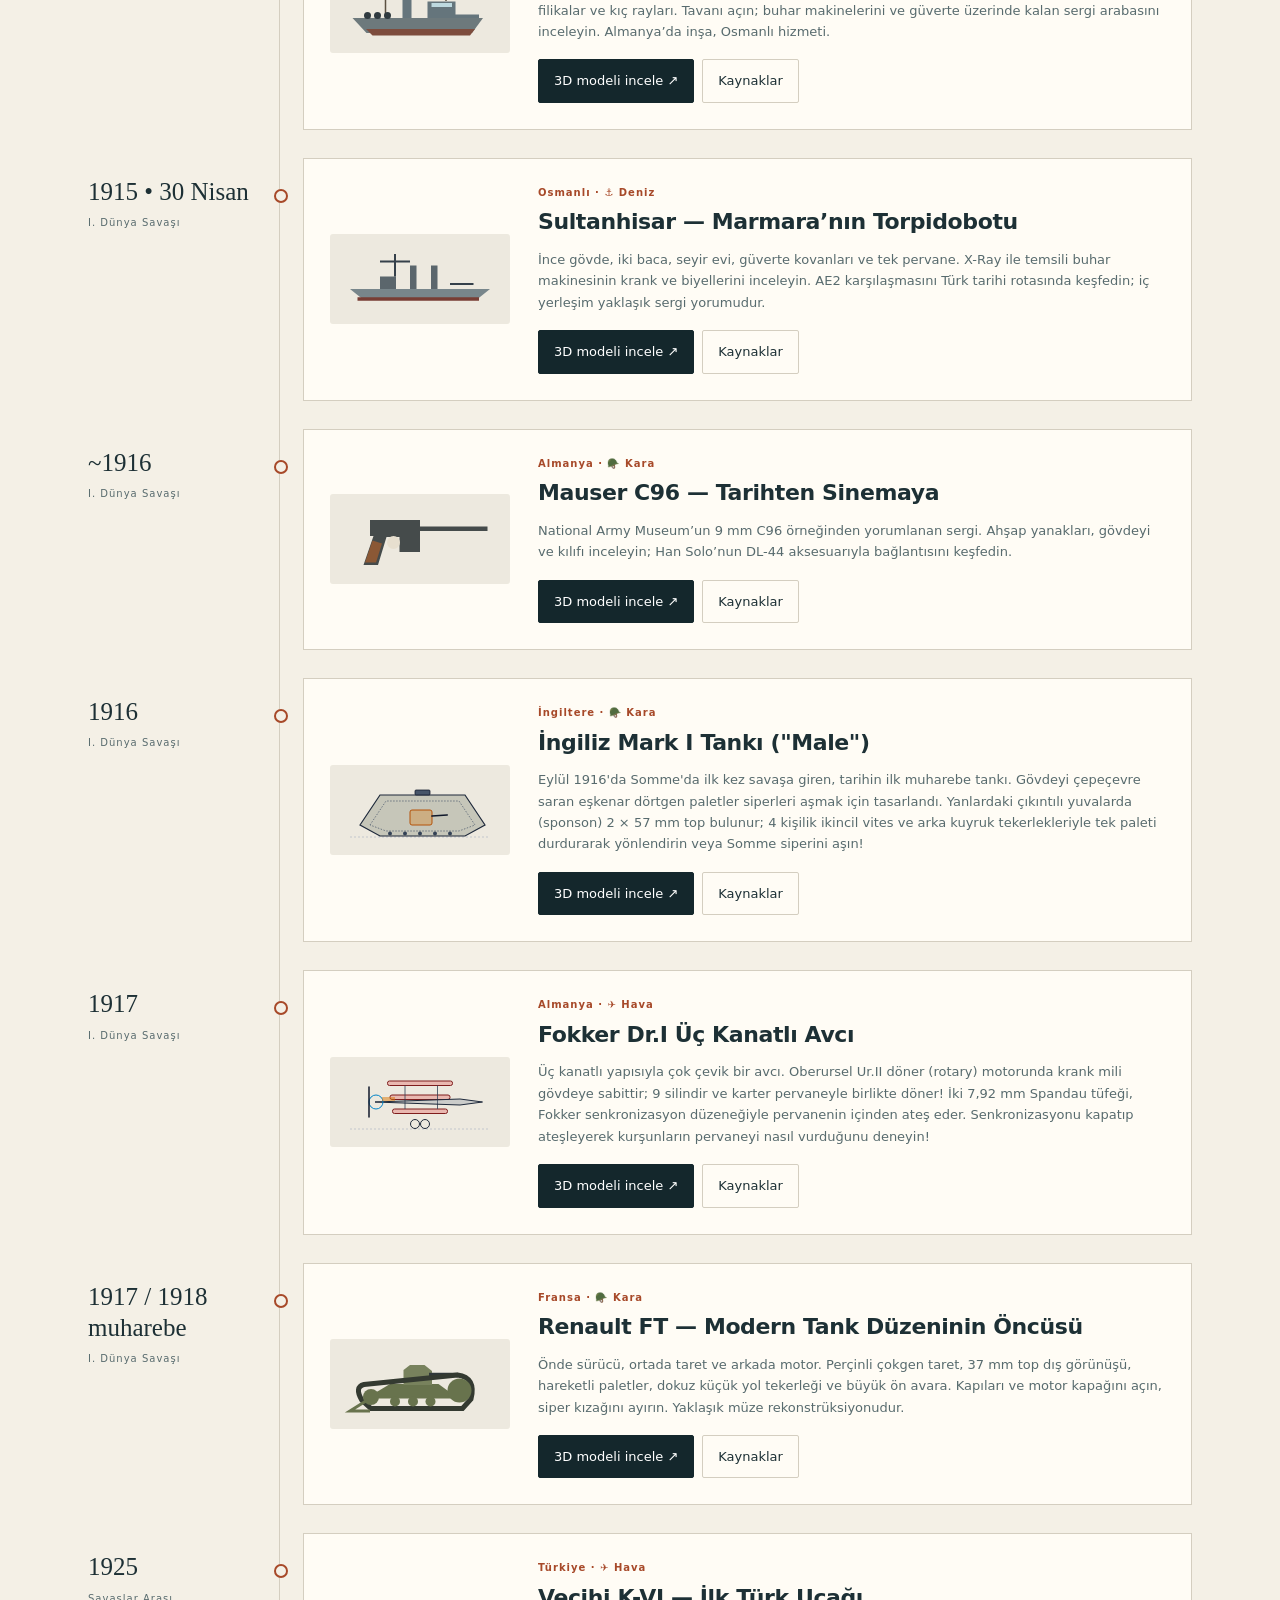
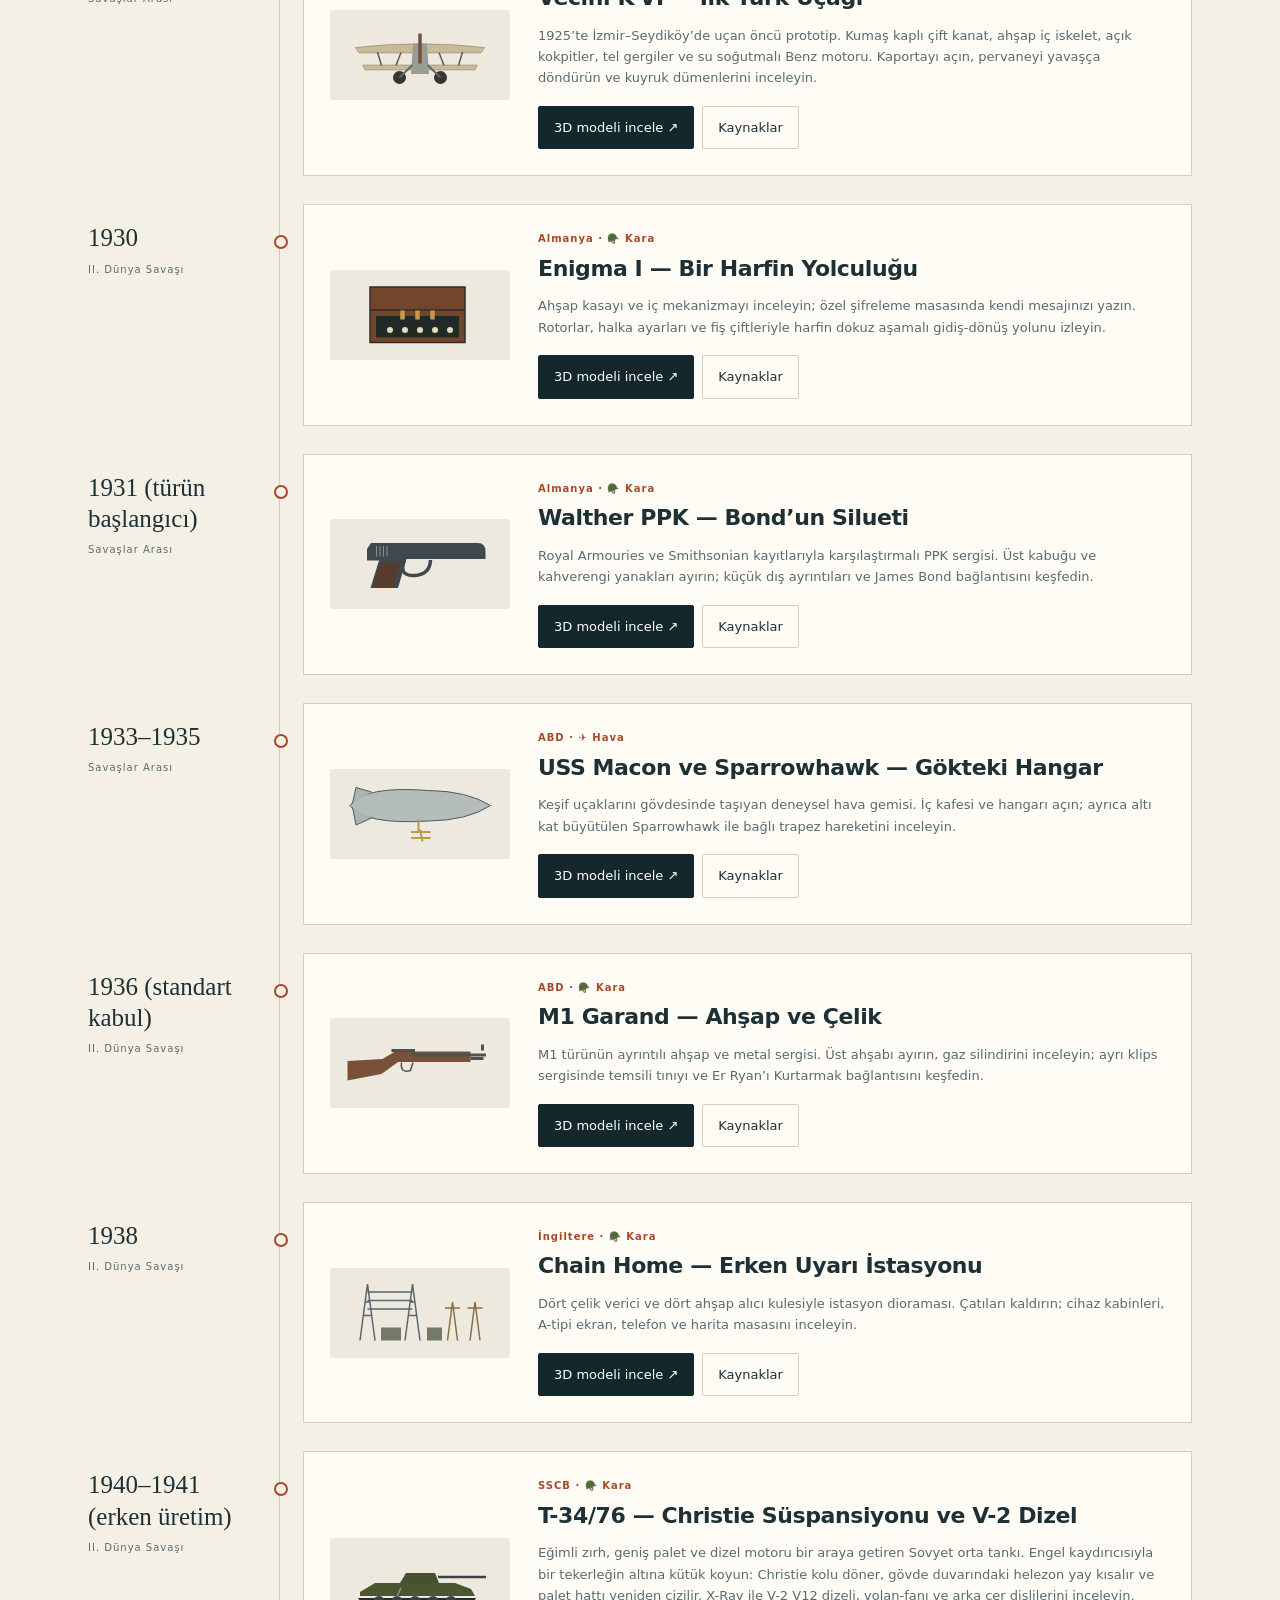
<file: tarih.html>
<!doctype html>
<html lang="tr">
<head>
  <meta charset="utf-8"><meta name="viewport" content="width=device-width,initial-scale=1">
  <title>Tarih Çizelgesi — Savaş Makineleri</title>
  <meta name="description" content="Savaş makinelerini dönemler boyunca keşfedin. Envanterdeki araçları tarih sırasıyla inceleyin ve 3D modellerine geçin.">
  <link rel="stylesheet" href="css/museum-explore.css"><link rel="stylesheet" href="css/museum-links.css">
<script src="js/museum-preferences.js"></script>
<link rel="stylesheet" href="css/museum-preferences.css">
</head>
<body>
  <a class="skip" href="#results">Çizelgeye geç</a>
  <nav class="museum-nav" aria-label="Ana gezinme"><a href="index.html">← Savaş Makineleri</a><span>KOLEKSİYONU KEŞFET / 01</span><a href="turk-tarihi.html">Türk tarihi rotası →</a></nav>
  <main class="explore">
    <header class="explore-hero"><p class="eyebrow">BİR İCAT, BİR DÖNEM, BİR DEĞİŞİM</p><h1>Makinelerin<br><em>zaman içindeki izi.</em></h1><div class="hero-bottom"><p>İlkel araçlardan modern sistemlere uzanan koleksiyonu tarih sırasıyla keşfedin. Bir döneme odaklanın, ayrıntılarına girmek istediğiniz modeli açın.</p><div class="collection-count"><strong id="total">—</strong><span>etkileşimli model</span></div></div></header>
    <section class="filter-panel" aria-label="Çizelge filtreleri">
      <label>Araç ara<input id="search" type="search" placeholder="Örn. Nusret, Enigma, yay" autocomplete="off"></label>
      <label>Dönem<select id="era"><option value="">Bütün dönemler</option></select></label>
      <label>Kullanım ortamı<select id="domain"><option value="">Bütün ortamlar</option></select></label>
      <button id="reset" type="button">Temizle</button>
    </section>
    <div class="timeline-intro"><p id="result-count" role="status" aria-live="polite"></p><p>Tarihler eşit aralıklı değildir. Yaklaşık tarihler ve aralıklar katalogdaki biçimiyle gösterilir; sıralama katalog yılına dayanır.</p></div>
    <section id="results" tabindex="-1" aria-label="Kronolojik araç listesi"><ol class="timeline" id="timeline-list"></ol><div id="empty" class="empty" hidden><h2>Bu aralıkta bir araç bulunamadı.</h2><p>Aramayı kısaltın veya filtreleri temizleyin.</p><button id="empty-reset" type="button">Tüm koleksiyonu göster</button></div></section>
    <noscript>Çizelge için JavaScript gerekir. <a href="index.html">Envantere dönün.</a></noscript>
    <aside class="editorial-note"><strong>Tarih, yalnızca savaşta kullanılan makinelerden oluşmuyor.</strong><p>Koleksiyonda deneysel tasarımlar, kişisel donanımlar ve müze rekonstrüksiyonları da var. Bir tarih etiketi, bir aracın o yıl savaşta kullanıldığını göstermez. Ayrıntılar için model açıklamalarını ve kaynaklarını inceleyin.</p></aside>
  </main>
  <footer class="museum-footer"><a href="index.html">Envantere dön</a><span>Savaş Makineleri · İnteraktif Müze</span></footer>
  <script src="js/catalog.js"></script><script src="js/catalog-source-en.js"></script><script src="js/catalog-en.js"></script><script src="js/museum-links.js"></script><script src="js/history-timeline.js"></script>
</body></html>
</file>
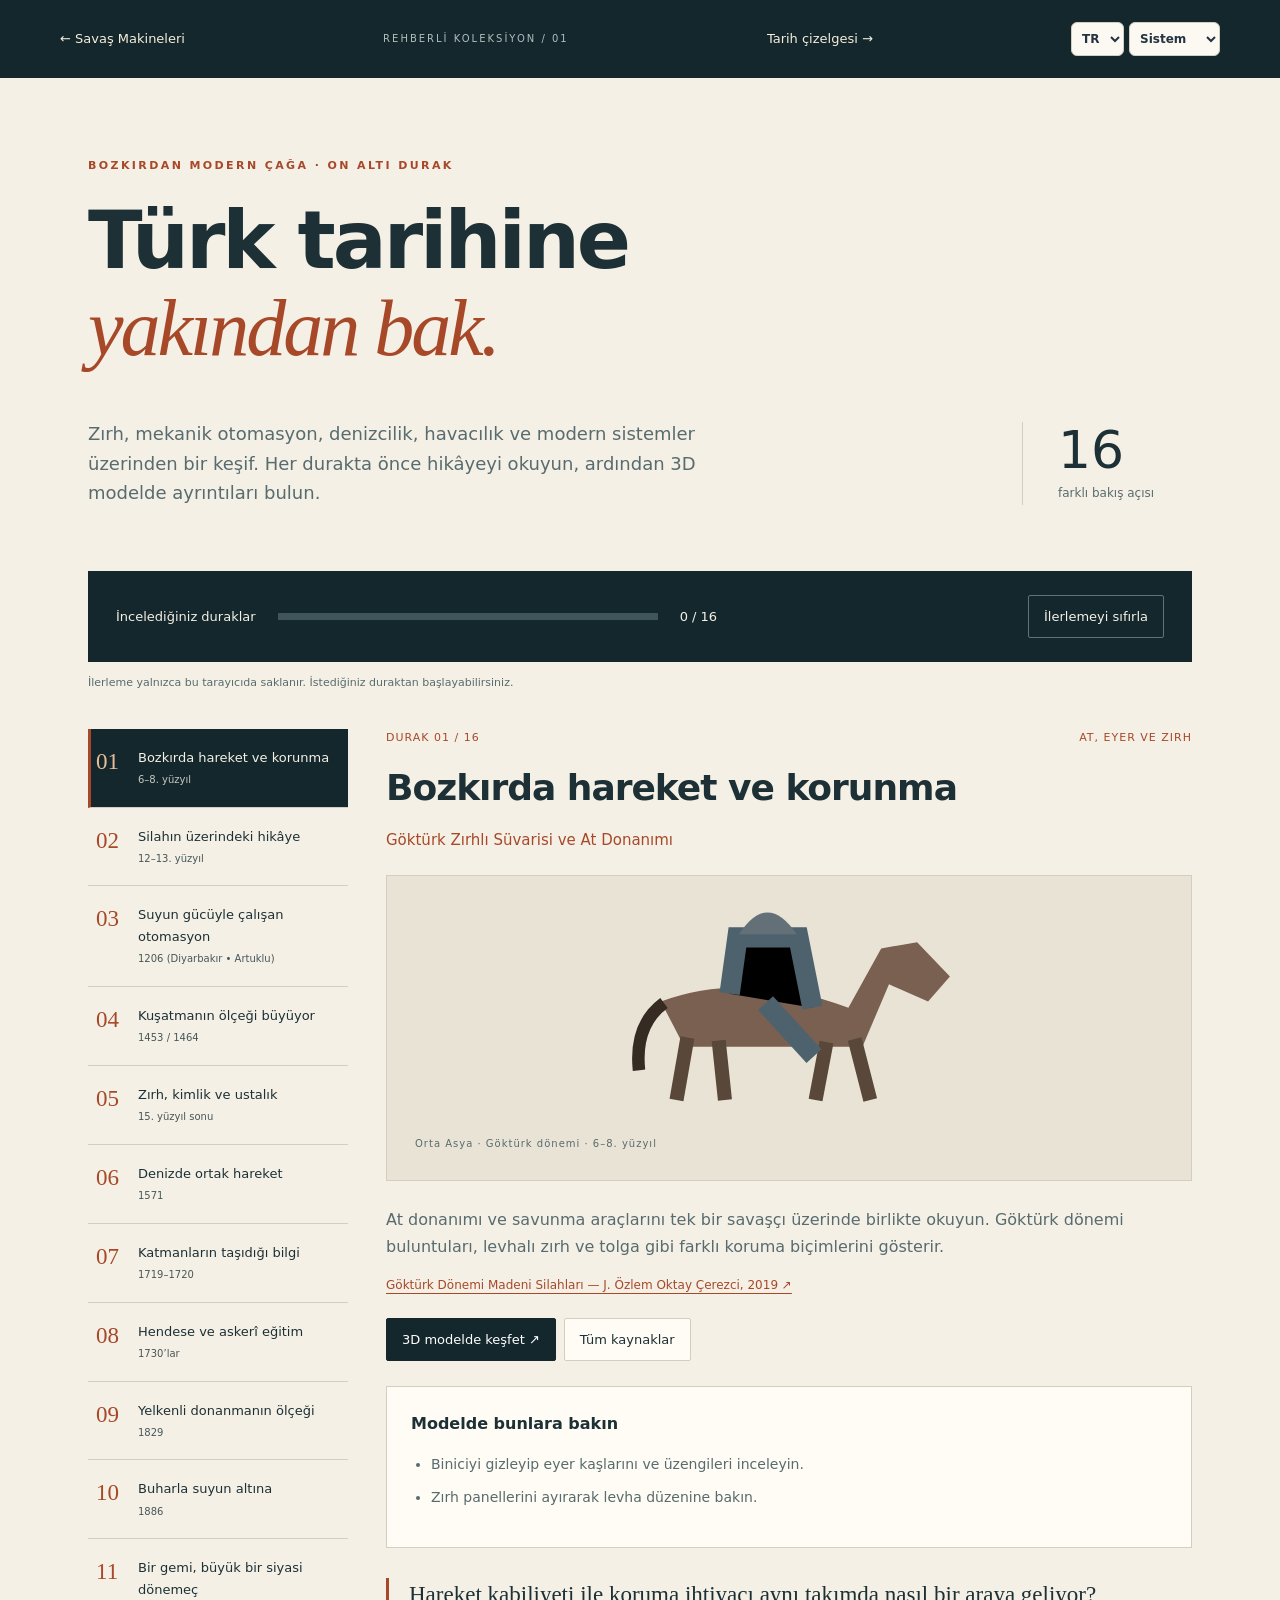
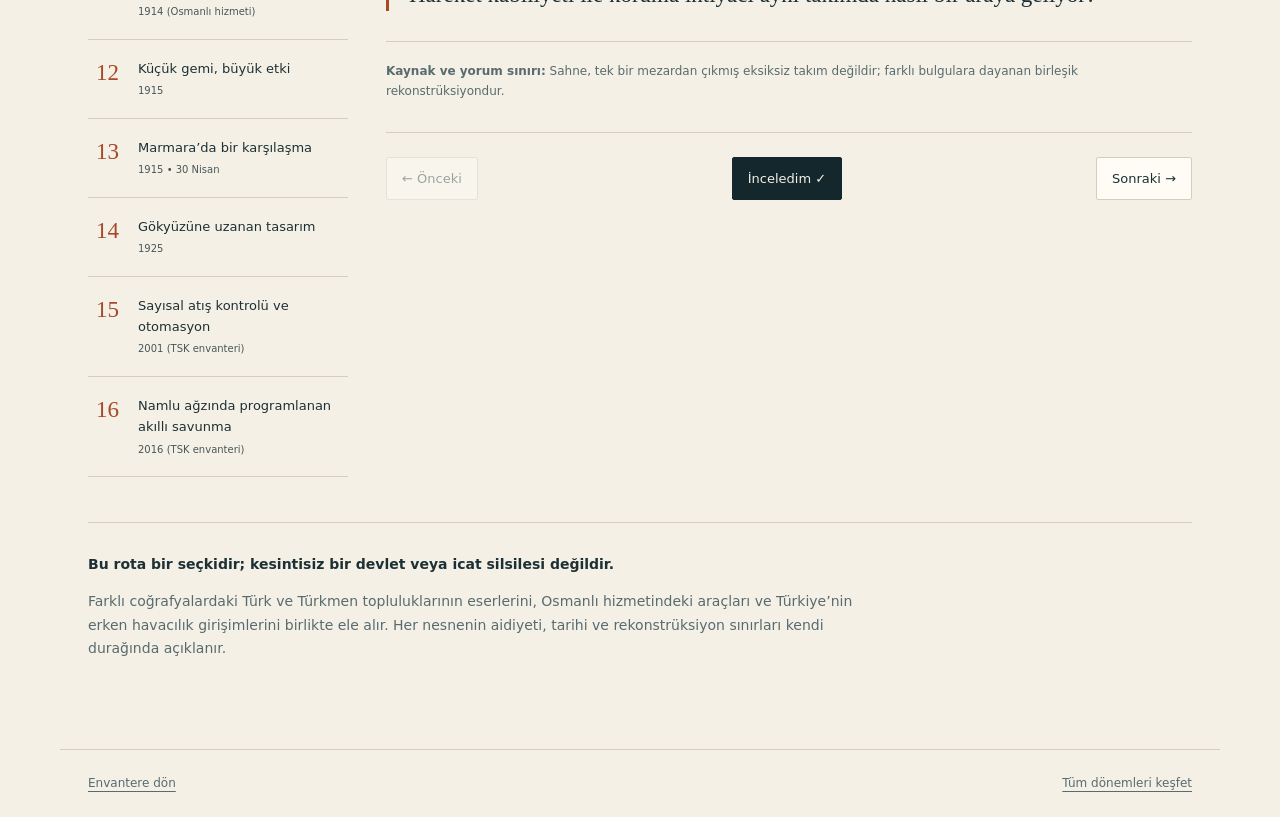
<file: turk-tarihi.html>
<!doctype html>
<html lang="tr">
<head><meta charset="utf-8"><meta name="viewport" content="width=device-width,initial-scale=1"><title>Türk Tarihi Rotası — Savaş Makineleri</title><meta name="description" content="Göktürk süvarisinden ASELSAN KORKUT’a on altı duraklı rehberli keşif. 3D modeller, inceleme önerileri ve tarihsel kaynaklar."><link rel="stylesheet" href="css/museum-explore.css"><link rel="stylesheet" href="css/turk-route.css"><link rel="stylesheet" href="css/museum-links.css"><script src="js/museum-preferences.js"></script>
<link rel="stylesheet" href="css/museum-preferences.css">
</head>
<body>
<a class="skip" href="#stop-heading">Durağa geç</a>
<nav class="museum-nav" aria-label="Ana gezinme"><a href="index.html">← Savaş Makineleri</a><span>REHBERLİ KOLEKSİYON / 01</span><a href="tarih.html">Tarih çizelgesi →</a></nav>
<main class="explore">
  <header class="explore-hero"><p class="eyebrow">BOZKIRDAN MODERN ÇAĞA · ON ALTI DURAK</p><h1>Türk tarihine<br><em>yakından bak.</em></h1><div class="hero-bottom"><p>Zırh, mekanik otomasyon, denizcilik, havacılık ve modern sistemler üzerinden bir keşif. Her durakta önce hikâyeyi okuyun, ardından 3D modelde ayrıntıları bulun.</p><div class="collection-count"><strong>16</strong><span>farklı bakış açısı</span></div></div></header>
  <section class="route-progress" aria-label="Rota ilerlemesi"><div><label for="route-progress">İncelediğiniz duraklar</label><progress id="route-progress" value="0" max="16"></progress><span id="progress-text" role="status" aria-live="polite">0 / 16</span></div><button id="reset-progress" type="button">İlerlemeyi sıfırla</button></section>
  <p class="storage-note" id="storage-note">İlerleme yalnızca bu tarayıcıda saklanır. İstediğiniz duraktan başlayabilirsiniz.</p>
  <div class="route-layout"><aside><nav aria-label="Rota durakları"><ol id="route-stops"></ol></nav></aside><section id="stop-detail" aria-label="Seçili durak"></section></div>
  <div id="route-complete" class="route-complete" hidden><h2>Tüm durakları incelediniz.</h2><p>Farklı dönemleri birleştiren malzeme, hareket ve ekip çalışması sorularıyla şimdi koleksiyonun geri kalanına bakabilirsiniz.</p><a class="action primary" href="tarih.html">Tüm tarih çizelgesini aç →</a></div>
  <aside class="editorial-note"><strong>Bu rota bir seçkidir; kesintisiz bir devlet veya icat silsilesi değildir.</strong><p>Farklı coğrafyalardaki Türk ve Türkmen topluluklarının eserlerini, Osmanlı hizmetindeki araçları ve Türkiye’nin erken havacılık girişimlerini birlikte ele alır. Her nesnenin aidiyeti, tarihi ve rekonstrüksiyon sınırları kendi durağında açıklanır.</p></aside>
  <noscript>Rota için JavaScript gerekir. <a href="tarih.html">Tarih çizelgesine dönün.</a></noscript>
</main><footer class="museum-footer"><a href="index.html">Envantere dön</a><a href="tarih.html">Tüm dönemleri keşfet</a></footer>
<script src="js/catalog.js"></script><script src="js/catalog-source-en.js"></script><script src="js/catalog-en.js"></script><script src="js/museum-links.js"></script><script src="js/turk-route-data.js"></script><script src="js/turk-route.js"></script>
</body></html>
</file>
<file: css/museum-explore.css>
:root{--paper:#f4f0e6;--ink:#1d3035;--muted:#586b6e;--accent:#a74929;--line:#d4cec0;--panel:#fffcf5;--dark:#14272c}
*{box-sizing:border-box}body{margin:0;background: var(--paper);color:var(--ink);font:16px/1.65 system-ui,sans-serif}a{color:inherit;text-underline-offset:4px}a:hover{color:var(--accent)}button,input,select{font:inherit}button,a,input,select{touch-action:manipulation}button{cursor:pointer}a:focus-visible,button:focus-visible,input:focus-visible,select:focus-visible{outline:3px solid #178397;outline-offset:4px}.skip{position:absolute;top:-100px;left:20px;background: white;padding:10px;z-index:10}.skip:focus{top:10px}
.museum-nav{display:flex;align-items:center;justify-content:space-between;gap:20px;background: var(--dark);color:#f5eedc;padding:22px max(24px,calc((100% - 1160px)/2));font-size:13px}.museum-nav a{text-decoration:none;white-space:nowrap}.museum-nav span{font-size:10px;letter-spacing:2px;color:#b1bfbb}.explore{max-width:1160px;margin:auto;padding:0 28px}.explore-hero{padding:68px 0 45px}.eyebrow{font-size:11px;font-weight:750;letter-spacing:2.4px;color:var(--accent)}h1{font-size:clamp(46px,6.7vw,80px);font-weight:550;line-height:1.08;letter-spacing:-3px;margin:23px 0 30px}h1 em{font-family:Georgia,serif;font-weight:400;color:var(--accent)}.hero-bottom{display:flex;justify-content:space-between;gap:30px;align-items:center}.hero-bottom>p{max-width:650px;color:var(--muted);font-size:18px}.collection-count{border-left:1px solid var(--line);padding-left:35px;min-width:170px}.collection-count strong{display:block;font-size:52px;font-weight:450;line-height:1.1}.collection-count span{font-size:12px;color:var(--muted)}
.filter-panel{display:grid;grid-template-columns:2fr 1.2fr 1.2fr auto;gap:16px;background: var(--panel);border:1px solid var(--line);padding:22px}.filter-panel label{font-size:11px;font-weight:700;text-transform:uppercase;letter-spacing:1px}input,select{display:block;width:100%;padding:12px;background: var(--paper);color:var(--ink);border:1px solid var(--line);border-radius:2px;margin-top:7px;font-size:14px;min-height:46px}button,.action{border:1px solid var(--line);background: var(--panel);color:var(--ink);padding:10px 15px;border-radius:2px;font-size:13px;text-decoration:none;display:inline-block}button:hover,.action:hover{border-color:var(--accent)}.filter-panel button{align-self:end;min-height:46px}.timeline-intro{display:flex;justify-content:space-between;gap:40px;margin:25px 0 40px;font-size:12px;color:var(--muted)}.timeline-intro p:first-child{font-weight:700;color:var(--accent);min-width:140px}.timeline-intro p:last-child{max-width:620px}.timeline{list-style:none;margin:0;padding:0}.timeline-item{display:grid;grid-template-columns:180px 1fr;gap:35px;position:relative;padding:0 0 28px}.timeline-item:before{content:'';position:absolute;left:191px;top:16px;bottom:-16px;width:1px;background: var(--line)}.timeline-item:last-child:before{bottom:30px}.timeline-date{font-family:Georgia,serif;font-size:25px;padding-top:18px;line-height:1.25}.timeline-date small{font-family:system-ui,sans-serif;display:block;color:var(--muted);font-size:10px;letter-spacing:1px;margin-top:10px}.timeline-card{background: var(--panel);border:1px solid var(--line);padding:26px;position:relative;display:grid;grid-template-columns:180px 1fr;gap:28px}.timeline-card:before{content:'';position:absolute;left:-30px;top:30px;width:10px;height:10px;border:2px solid var(--accent);background: var(--paper);border-radius:50%}.art{align-self:center;background: var(--museum-panel, #ede9df);padding:10px;border-radius:3px}.art svg{display:block;width:100%;height:auto}.timeline-card h2{font-size:22px;line-height:1.3;margin:7px 0 12px;letter-spacing:-.4px}.timeline-card p{color:var(--muted);font-size:13px;margin:0 0 17px}.card-label{font-size:10px;letter-spacing:1px;color:var(--accent);font-weight:700}.actions{display:flex;flex-wrap:wrap;gap:8px}.action.primary{background: var(--dark);color:#fff;border-color:var(--dark)}.empty{padding:55px 20px;text-align:center;background: var(--panel);border:1px dashed var(--line)}.editorial-note{border-top:1px solid var(--line);margin:45px 0;padding:30px 0;font-size:14px}.editorial-note p{max-width:800px;color:var(--muted)}.museum-footer{display:flex;justify-content:space-between;gap:20px;max-width:1160px;margin:auto;padding:24px 28px;border-top:1px solid var(--line);font-size:12px;color:var(--muted)}[hidden]{display:none!important}
@media(max-width:750px){.museum-nav{padding:18px 20px;flex-wrap:wrap}.museum-nav span{display:none}.explore{padding:0 20px}.explore-hero{padding:40px 0 28px}h1{letter-spacing:-1.5px}.hero-bottom{align-items:start;gap:20px}.hero-bottom>p{font-size:15px;margin:0}.collection-count{min-width:85px;padding-left:15px}.collection-count strong{font-size:37px}.collection-count span{font-size:10px}.filter-panel{grid-template-columns:1fr 1fr;padding:16px;gap:13px}.filter-panel label:first-child{grid-column:1/-1}.filter-panel button{grid-column:1/-1}.timeline-intro{display:block;margin-bottom:25px}.timeline-item{grid-template-columns:1fr;gap:12px;padding-left:22px}.timeline-item:before{left:0;top:20px;bottom:-20px}.timeline-date{font-size:24px;padding-top:0}.timeline-date small{display:inline;margin-left:10px;font-size:9px}.timeline-card{grid-template-columns:1fr;padding:20px;gap:15px}.timeline-card:before{left:-28px;top:-31px}.art{max-width:260px;width:100%;justify-self:center}.timeline-card h2{font-size:21px}.museum-footer{flex-wrap:wrap}.editorial-note{margin:25px 0}.filter-panel select{font-size:12px}}
</file>
<file: css/museum-links.css>
.museum-links{display:flex;flex-wrap:wrap;gap:8px;margin-top:10px}
.museum-dialog{box-sizing:border-box;width:min(580px,calc(100vw - 28px));max-height:80dvh;padding:22px;border:1px solid #c9b99b;border-radius:16px;background:#faf7ef;color:#263642;box-shadow:0 20px 70px #17233155;font:15px/1.6 system-ui,sans-serif}
.museum-dialog::backdrop{background:#17233188}
.museum-dialog-head{display:flex;align-items:flex-start;gap:16px;justify-content:space-between}.museum-dialog-head h2{margin:0;font-size:20px;line-height:1.4}.museum-dialog-head button{flex-shrink:0}
.museum-dialog-body input{box-sizing:border-box;display:block;width:100%;padding:12px;border:1px solid #a49170;border-radius:6px;background:white;color:#263642;font:14px system-ui}
.museum-dialog-body ul{padding-left:22px}.museum-dialog-body li{margin:12px 0}.museum-dialog a{color:#175f80;overflow-wrap:anywhere}.museum-dialog a:focus-visible,.museum-dialog button:focus-visible{outline:3px solid #be7925;outline-offset:3px}
#museum-link-status:empty{display:none}#museum-link-status{position:fixed;z-index:20000;left:50%;bottom:100px;transform:translateX(-50%);max-width:calc(100vw - 40px);box-sizing:border-box;padding:12px 20px;border-radius:10px;background:#263642;color:#fff;box-shadow:0 4px 24px #0003;font:14px/1.5 system-ui;text-align:center;pointer-events:none}

.museum-dialog{margin:auto}.museum-dialog-head button{cursor:pointer;padding:7px 11px;border:1px solid #c9b99b;border-radius:7px;background:#f3eee3;color:#263642}

.museum-lab-header{flex-wrap:wrap;gap:12px}.museum-lab-header button{white-space:nowrap}

.museum-dialog li small{display:block;margin-top:5px;color:#657078;line-height:1.5}
</file>
<file: css/museum-preferences.css>
.museum-preferences {
  display: inline-flex;
  align-items: center;
  gap: 5px;
  flex-shrink: 0;
}
.museum-preferences select {
  width: auto;
  min-height: 34px;
  margin: 0;
  padding: 4px 6px;
  border: 1px solid var(--border-warm, var(--panel-border, var(--line, #c5b99c)));
  border-radius: 6px;
  background: var(--museum-input, #fcf9f2);
  color: var(--museum-text, #243342);
  font: 600 12px/1.2 system-ui, sans-serif;
  cursor: pointer;
}
.museum-preferences select:focus-visible {
  outline: 2px solid var(--accent, #b87228);
  outline-offset: 2px;
}
.nav-cta, .museum-lab-header { flex-wrap: wrap; }
@media (max-width: 900px) {
  .top-bar .museum-preferences { flex-basis: 100%; }
}
@media (max-width: 520px) {
  .nav-cta .museum-preferences { justify-content: flex-end; }
}
:root[data-museum-theme="dark"] {
  color-scheme: dark;
  --museum-text: #e9e5da;
  --museum-muted: #b7c1c4;
  --museum-paper: #161d22;
  --museum-panel: #212b31;
  --museum-input: #26343c;
  --museum-border: #52616a;
  --museum-gold: #f0b35e;
  --museum-blue: #85cced;
  --bg-cream: var(--museum-paper);
  --bg-dark: var(--museum-paper);
  --bg-card: var(--museum-panel);
  --bg-card-solid: var(--museum-panel);
  --bg-sub: var(--museum-input);
  --panel-bg: var(--museum-panel);
  --panel-border: var(--museum-border);
  --border-warm: var(--museum-border);
  --border-slate: var(--museum-border);
  --text-main: var(--museum-text);
  --text-dark: var(--museum-text);
  --text-body: var(--museum-text);
  --text-muted: var(--museum-muted);
  --accent: var(--museum-gold);
  --accent-dark: var(--museum-gold);
  --cyan: var(--museum-blue);
  --emerald: #7cd4ad;
  --paper: var(--museum-paper);
  --ink: var(--museum-text);
  --muted: var(--museum-muted);
  --line: var(--museum-border);
  --panel: var(--museum-panel);
  --gold: var(--museum-gold);
  --green: #85c8af;
}
[data-museum-theme="dark"] .btn-primary { color: #1c1b17; }
[data-museum-theme="dark"] .hero-actions a[href$="vehicle=sahi"] { color: #fff5e2; }
[data-museum-theme="dark"] :is(input,textarea)::placeholder { color: var(--museum-muted); }
[data-museum-theme="dark"] .btn-cyan:hover { color: #17252b; }
[data-museum-theme="dark"] .art,
[data-museum-theme="dark"] .stop-art,
[data-museum-theme="dark"] .focus-box,
[data-museum-theme="dark"] .workspace,
[data-museum-theme="dark"] .artifact,
[data-museum-theme="dark"] .paper,
[data-museum-theme="dark"] .museum-dialog {
  background: var(--museum-panel);
  color: var(--museum-text);
}
[data-museum-theme="dark"] .museum-dialog input,
[data-museum-theme="dark"] .museum-dialog-head button,
[data-museum-theme="dark"] .view-tools button:not([aria-pressed="true"]),
[data-museum-theme="dark"] :is(.desk, .workspace, .explore) :is(input,select,textarea) {
  background: var(--museum-input);
  color: var(--museum-text);
}
[data-museum-theme="dark"] :is(.artifact-top,.caption,.paper p,#load-message) { color: var(--museum-muted); }
[data-museum-theme="dark"] .museum-dialog a { color: var(--museum-blue); }
[data-museum-theme="dark"] button.primary { color: var(--museum-paper); }
[data-museum-theme="dark"] .route-progress,
[data-museum-theme="dark"] .route-progress button,
[data-museum-theme="dark"] #route-stops button[aria-current="step"],
[data-museum-theme="dark"] #complete-stop {
  color: var(--museum-text);
}
[data-museum-theme="light"]:has(.comparison-nav) {
  color-scheme: light;
  --bg: #f4f0e6;
  --surface: #fffcf5;
  --ink: #1d3035;
  --muted: #4d6267;
  --gold: #8f4a20;
  --line: #bdb6a8;
}
[data-museum-theme="light"] .comparison-nav ~ main .weapon { background: var(--surface); }
[data-museum-theme="light"] #flow-toggle { background: #f0b35e; }
</file>
<file: css/museum-compare.css>
.compare-nav {
  flex-wrap: wrap;
}

.compare {
  padding-bottom: 64px;
}

.compare-header {
  padding: clamp(25px, 5vw, 58px) 0 19px;
}

.compare-header h1 {
  font-size: clamp(35px, 5.6vw, 64px);
  margin: 0 0 12px;
  letter-spacing: -0.04em;
}

.compare-header p {
  margin: 0;
  color: var(--muted);
}

.compare-pairs {
  display: flex;
  flex-wrap: wrap;
  gap: 8px;
  margin-bottom: 24px;
}

.compare-pairs [aria-current="true"] {
  background: var(--dark);
  color: #fff;
  border-color: var(--dark);
}

.compare-grid {
  display: grid;
  grid-template-columns: repeat(2, minmax(0, 1fr));
  gap: 12px;
}

.compare-grid label {
  min-width: 0;
  font-size: 0.84rem;
  font-weight: 700;
}

.compare-card {
  min-width: 0;
  padding: clamp(10px, 2vw, 22px);
  background: var(--panel);
  border: 1px solid var(--line);
  display: flex;
  flex-direction: column;
}

.compare-art {
  display: grid;
  place-items: center;
  aspect-ratio: 16 / 8;
  overflow: hidden;
  background: var(--museum-input, #efe8db);
}

.compare-art img, .compare-art svg {
  display: block;
  width: 100%;
  height: 100%;
  object-fit: contain;
}

.compare-card h3 {
  font-size: clamp(0.96rem, 2.4vw, 1.5rem);
  line-height: 1.25;
  margin: 14px 0 9px;
  overflow-wrap: anywhere;
}

.compare-card p {
  color: var(--muted);
  font-size: clamp(0.78rem, 1.4vw, 0.96rem);
  line-height: 1.5;
  margin: 0 0 14px;
}

.compare-card .actions { margin-top: auto; }
.compare-card .actions > * { padding: 7px 9px; }

.compare-table {
  width: 100%;
  table-layout: fixed;
  border-collapse: collapse;
  margin-top: 22px;
  font-size: clamp(0.76rem, 1.45vw, 0.98rem);
}

.compare-table caption {
  text-align: left;
  font-weight: 700;
  font-size: 1.15rem;
  margin-bottom: 5px;
}

.compare-table th, .compare-table td {
  text-align: left;
  vertical-align: top;
  overflow-wrap: anywhere;
  padding: clamp(7px, 1.4vw, 15px);
  border-bottom: 1px solid var(--line);
}

.compare-table thead { background: var(--panel); }
.compare-table thead th:first-child { width: 24%; }
.compare-table a { color: var(--museum-blue, var(--accent)); }
.compare-note { padding-left: 13px; border-left: 3px solid var(--accent); color: var(--muted); }

.compare-visually-hidden {
  position: absolute;
  width: 1px;
  height: 1px;
  margin: -1px;
  overflow: hidden;
  clip-path: inset(50%);
}

@media (max-width: 540px) {
  .compare { padding-inline: 12px; }
  .compare-grid { gap: 7px; }
  .compare-card .actions > * { font-size: 0.72rem; }
}
</file>
<file: css/museum-collection.css>
[data-museum-favorite][aria-pressed="true"] {
  background: var(--museum-input, #f7e5bb);
  color: var(--museum-gold, #855000);
  border-color: currentColor;
}

[data-museum-favorite][hidden] { display: none; }

.collection-nav { justify-content: space-between; }

.personal-collection header { padding: clamp(24px, 5vw, 55px) 0 20px; }
.personal-collection h1 { margin: 0 0 10px; font-size: clamp(35px, 6vw, 64px); }
.personal-collection header p { margin: 0 0 7px; color: var(--muted); }

.collection-resume {
  display: flex;
  flex-wrap: wrap;
  align-items: center;
  justify-content: space-between;
  gap: 12px;
  padding: clamp(14px, 3vw, 24px);
  background: var(--panel);
  border: 1px solid var(--line);
  border-left: 4px solid var(--accent);
}

.personal-collection h2 { margin: 0; line-height: 1.25; font-size: clamp(1.1rem, 2.5vw, 1.45rem); }
.collection-resume p { margin: 6px 0 0; color: var(--muted); overflow-wrap: anywhere; }

.collection-columns {
  display: grid;
  grid-template-columns: repeat(2, minmax(0, 1fr));
  gap: clamp(15px, 3vw, 32px);
  margin: 28px 0;
}

.collection-heading {
  display: flex;
  align-items: center;
  justify-content: space-between;
  flex-wrap: wrap;
  gap: 8px;
  min-height: 46px;
}

.collection-list { list-style: none; padding: 0; margin: 8px 0 0; }
.collection-list li {
  background: var(--panel);
  border-top: 1px solid var(--line);
  padding: 11px;
  display: flex;
  justify-content: space-between;
  align-items: center;
  gap: 10px;
}

.collection-list a { font-weight: 650; line-height: 1.35; overflow-wrap: anywhere; }
.collection-list button { flex: none; }
.collection-empty { color: var(--muted); font-size: 0.92rem; }
.collection-controls { border-top: 1px solid var(--line); padding: 14px 0 24px; }
.collection-controls p { font-size: 0.9rem; color: var(--muted); }
.collection-dialog { background: var(--panel); color: var(--ink); border: 1px solid var(--line); max-width: min(27rem, 92vw); padding: 20px; }
.collection-dialog::backdrop { background: rgba(13, 22, 25, 0.62); }
.collection-dialog h2 { margin-top: 0; font-size: 1.3rem; }

@media (max-width: 680px) {
  .collection-columns { grid-template-columns: 1fr; }
  .collection-list button, .collection-heading button, .collection-resume a { min-height: 44px; }
}
</file>
<file: css/maxim-gatling.css>
:root{color-scheme:dark;--bg:#0e1b20;--surface:#15262c;--ink:#e8e8df;--muted:#aab9b9;--gold:#d5b578;--line:#34464b}*{box-sizing:border-box}body{margin:0;background: var(--bg);color:var(--ink);font:16px/1.65 system-ui,sans-serif}a{color:inherit;text-underline-offset:5px}a:hover{color:var(--gold)}a:focus-visible,button:focus-visible{outline:3px solid var(--gold);outline-offset:5px}nav,footer{max-width:1260px;margin:auto;padding:26px 40px;display:flex;align-items:center;justify-content:space-between;gap:20px}nav{border-bottom:1px solid var(--line);font-size:13px}nav span{letter-spacing:2px;font-size:10px;color:var(--muted)}nav a,footer a{text-decoration:none}main{max-width:1180px;margin:auto;padding:0 40px}header{padding:70px 0 48px;max-width:800px}.eyebrow,.number{font-size:11px;letter-spacing:2.5px;font-weight:700;color:var(--gold)}h1{font-size:clamp(56px,7vw,94px);line-height:1.02;letter-spacing:-4px;font-weight:550;margin:23px 0 28px}h1 em{font-family:Georgia,serif;font-weight:400;color:var(--gold)}.intro{font-size:20px;max-width:650px;color:var(--muted)}h2{font-size:30px;line-height:1.2;letter-spacing:-.7px;margin:12px 0 22px}.pair{display:grid;grid-template-columns:1fr 1fr;border:1px solid var(--line)}.weapon{padding:30px;background: linear-gradient(135deg,#1d3035,var(--surface))}.weapon+.weapon{border-left:1px solid var(--line)}.weapon h2{font-size:38px}.weapon small{display:block;font-size:12px;color:var(--muted);letter-spacing:1px;margin-top:10px;font-weight:400}.weapon svg{width:100%;height:auto;display:block}.weapon p{min-height:80px;color:var(--muted);font-size:15px}.weapon a{display:flex;justify-content:space-between;text-decoration:none;border-top:1px solid var(--line);padding-top:20px;color:var(--gold);font-size:14px}.energy{display:grid;grid-template-columns:1fr 1.1fr;gap:60px;padding:75px 0;border-bottom:1px solid var(--line)}.energy p{color:var(--muted);font-size:14px}.energy h2{font-size:34px}button{font:inherit;font-size:14px;cursor:pointer;background: var(--gold);color:#102027;border:0;padding:12px 18px;border-radius:3px}.flows{align-self:center}.flow{margin-bottom:24px}.flow strong{font-size:10px;letter-spacing:2px;color:var(--muted)}.flow>div{display:flex;align-items:center;gap:10px;margin-top:10px}.flow span{border:1px solid var(--line);padding:12px;font-size:13px;flex:1;text-align:center}.flow b{color:var(--gold)}.flows.running .flow b{animation:signal 1.6s infinite}.flows.running .flow b:last-of-type{animation-delay:.8s}@keyframes signal{50%{color:#fff;transform:translateX(4px);text-shadow:0 0 15px var(--gold)}}#flow-status{font-size:12px}.comparison{padding:65px 0}.table-wrap{overflow:auto}table{width:100%;border-collapse:collapse;font-size:14px;text-align:left}caption{text-align:left;color:var(--muted);font-size:12px;margin-bottom:20px}th,td{border-bottom:1px solid var(--line);padding:20px 16px;vertical-align:top}thead{color:var(--gold);background: var(--surface)}tbody th{font-weight:500;width:25%}td{width:37.5%;color:var(--muted)}.context{display:grid;grid-template-columns:1fr 1.15fr;gap:60px;padding:35px 0 65px}.context p{margin-top:0;color:var(--muted)}.context h2{font-size:40px}.note{border-left:2px solid var(--gold);padding-left:20px;font-size:13px}.sources{border-top:1px solid var(--line);padding:40px 0}.sources h2{font-size:22px}.sources ol{display:grid;grid-template-columns:1fr 1fr;gap:25px 60px;padding-left:22px}.sources li{font-size:13px;color:var(--gold)}.sources p{font-size:12px;color:var(--muted);margin:8px 0}footer{border-top:1px solid var(--line);font-size:12px;color:var(--muted)}@media(max-width:700px){nav,footer{padding:20px;flex-wrap:wrap}nav span{display:none}main{padding:0 20px}header{padding:48px 0 30px}h1{letter-spacing:-2px}.intro{font-size:17px}.pair,.energy,.context{grid-template-columns:1fr}.weapon{padding:24px}.weapon+.weapon{border-left:0;border-top:1px solid var(--line)}.weapon p{min-height:0}.energy{padding:45px 0;gap:25px}.flow span{padding:10px 5px;font-size:12px}.flow>div{gap:6px}.comparison{padding:40px 0}h2{font-size:27px}th,td{padding:14px 8px;font-size:12px;overflow-wrap:anywhere}.context{gap:15px;padding-bottom:35px}.context h2{font-size:32px}.sources ol{grid-template-columns:1fr;gap:20px}.sources{padding:30px 0}footer{gap:10px}}@media(prefers-reduced-motion:reduce){.flows.running .flow b{animation:none;color:#fff}}
</file>
<file: css/museum-trails.css>
.trail-content { margin: 30px 0 60px; }
.trail-stops { list-style: none; padding: 0; display: grid; grid-template-columns: repeat(2,minmax(0,1fr)); gap: 18px; }
.trail-stops li { padding: 20px; border: 1px solid var(--line); background: var(--panel); }
.trail-stops h3 { font-size: 20px; line-height: 1.4; }
.trail-stops p { line-height: 1.65; }
.trail-art { height: 110px; display: grid; place-items: center; }
.trail-art svg { max-height: 110px; width: min(100%,240px); }
#trail-options [aria-current="true"] { border-color: var(--accent); font-weight: 750; }
.trail-return {
  position: fixed; left: 12px; top: calc(var(--sim-header-bottom, 70px) + 8px); z-index: 30; max-width: calc(100vw - 24px);
  display: flex; flex-wrap: wrap; gap: 8px; padding: 9px;
  background: var(--museum-panel, #faf7ef); border: 1px solid var(--museum-border, #d8d0bf); border-radius: 8px;
}
.trail-return a { color: var(--text-main); font-size: 12px; }
@media(max-width:700px) { .trail-stops {grid-template-columns:1fr;} }
</file>
<file: css/turk-route.css>
.route-progress{display:flex;align-items:center;justify-content:space-between;gap:30px;background: var(--dark);color:var(--paper);padding:24px 28px}.route-progress>div{display:flex;align-items:center;gap:22px;flex:1}.route-progress label{font-size:13px;white-space:nowrap}.route-progress progress{width:100%;max-width:380px;height:7px;accent-color:#d7a16e;border:0;background: #40555a}.route-progress progress::-webkit-progress-bar{background: #40555a}.route-progress progress::-webkit-progress-value{background: #d7a16e}.route-progress span{font-size:13px;white-space:nowrap}.route-progress button{background: transparent;color:var(--paper);border-color:#5e7478}.storage-note{font-size:11px;color:var(--muted);margin:12px 0 36px}.route-layout{display:grid;grid-template-columns:260px 1fr;gap:38px}.route-layout>aside{align-self:start;position:sticky;top:20px}#route-stops{list-style:none;margin:0;padding:0}#route-stops button{width:100%;text-align:left;display:grid;grid-template-columns:30px 1fr;gap:12px;background: transparent;border:0;border-bottom:1px solid var(--line);border-radius:0;padding:18px 8px}#route-stops button[aria-current=step]{background: var(--dark);color:var(--paper);border-left:3px solid var(--accent);padding-left:5px}#route-stops .stop-num{font-family:Georgia,serif;font-size:23px;line-height:1.3;color:var(--accent)}#route-stops button[aria-current=step] .stop-num{color:#e8bd97}#route-stops small{display:block;font-size:10px;opacity:.8;margin-top:4px}.stop-heading-row{display:flex;justify-content:space-between;gap:15px;align-items:center;font-size:11px;letter-spacing:1px;color:var(--accent)}.stop-art{background: var(--museum-panel, #e9e3d6);border:1px solid var(--line);padding:28px;margin:20px 0 26px;position:relative}.stop-art svg{display:block;width:100%;max-width:500px;height:220px;margin:auto}.stop-art span{display:block;font-size:10px;color:var(--muted);margin-top:12px;letter-spacing:1px}#stop-detail h2{font-size:36px;line-height:1.15;letter-spacing:-1px;margin:20px 0}#stop-detail .vehicle-name{font-size:15px;color:var(--accent);margin-bottom:22px}#stop-detail .context{font-size:16px;color:var(--muted)}.focus-box{background: var(--panel);border:1px solid var(--line);padding:24px;margin:25px 0}.focus-box h3{margin:0 0 15px;font-size:16px}.focus-box ul{padding-left:20px;font-size:14px;color:var(--muted)}.focus-box li+li{margin-top:10px}.question{border-left:3px solid var(--accent);padding-left:20px;font-family:Georgia,serif;font-size:23px;line-height:1.45;margin:30px 0}.source-note{font-size:12px;color:var(--muted);border-top:1px solid var(--line);padding-top:20px}.source-link{display:block;font-size:12px;color:var(--accent);margin-bottom:22px}.route-controls{display:flex;gap:12px;flex-wrap:wrap;justify-content:space-between;margin-top:30px;border-top:1px solid var(--line);padding-top:24px}.route-controls button:disabled{opacity:.4;cursor:default}#complete-stop{background: var(--dark);color:var(--paper);border-color:var(--dark)}.route-complete{background: var(--panel);border:1px solid var(--line);padding:35px;margin-top:40px}.route-complete h2{font-family:Georgia,serif;font-size:30px}.route-complete p{color:var(--muted)}
@media(max-width:750px){.route-progress{padding:20px;display:block}.route-progress>div{gap:12px;flex-wrap:wrap}.route-progress label{width:100%}.route-progress progress{width:75%}.route-progress button{margin-top:20px}.route-layout{grid-template-columns:1fr;gap:30px}.route-layout>aside{position:static}#route-stops{display:grid;grid-template-columns:1fr 1fr;gap:1px}#route-stops button{height:100%;padding:14px 7px;font-size:11px;gap:7px;grid-template-columns:22px 1fr}#route-stops .stop-num{font-size:20px}#route-stops small{font-size:9px}#stop-detail h2{font-size:30px}.stop-art{padding:15px}.stop-art svg{height:180px}.focus-box{padding:20px}.route-controls{gap:8px}.route-controls button{font-size:12px;padding:10px}.question{font-size:22px}.stop-heading-row{font-size:9px}}
</file>
